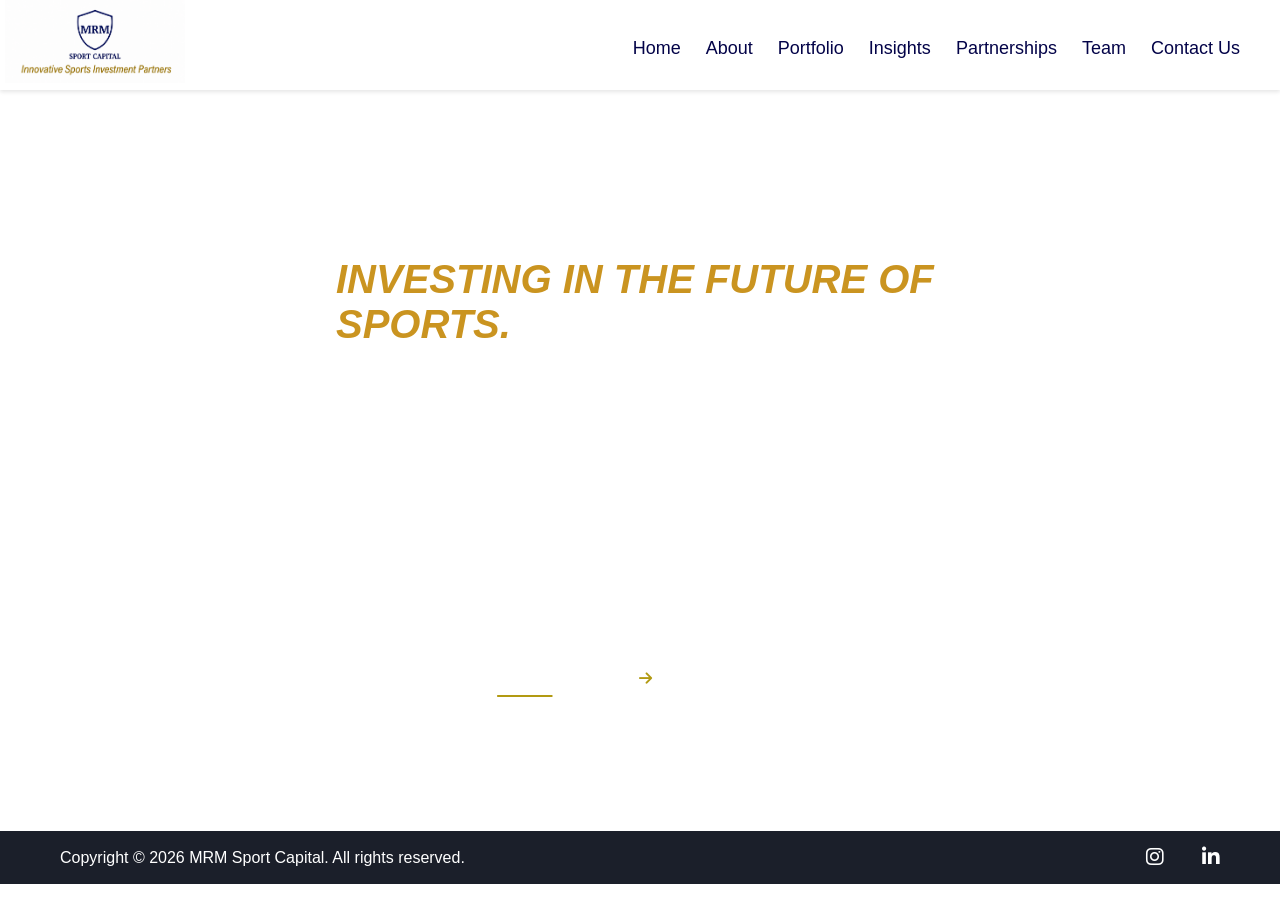
<file: index.html>
<!DOCTYPE html>
<html lang="en">
  <head>
    <meta charset="UTF-8" />
    <meta name="viewport" content="width=device-width, initial-scale=1.0" />
    <meta name="color-scheme" content="light">
    <title>MRM Sport Capital</title>
    <link rel="stylesheet" href="style.css" />
    <link
      rel="stylesheet"
      href="https://cdnjs.cloudflare.com/ajax/libs/font-awesome/6.0.0-beta3/css/all.min.css"
    />
  </head>
  <body>
    <div id="header">
      <div class="container">
        <nav>
          <img src="Images/LogoG.png" class="logo" />
          <ul id="sidemenu">
            <li><a href="index.html">Home</a></li>
            <li><a href="about.html">About</a></li>
            <li><a href="portfolio.html">Portfolio</a></li>
            <li><a href="insights.html">Insights</a></li>
            <li><a href="partnerships.html">Partnerships</a></li>
            <li><a href="team.html">Team</a></li>
            <li><a href="contact.html">Contact Us</a></li>
          
            <i class="fas fa-times" onclick="closemenu()"></i>
          </ul>
          <i class="fas fa-bars" onclick="openmenu()"></i>
        </nav>


         <div class="header-content">

      <div class="header-text">
        <p>INVESTING IN THE FUTURE OF SPORTS.</p>
      </div>
      <div class="header-summary">
        <p> MRM Sport Capital operates at the intersection of capital, innovation and sport, identifying and scaling opportunities across the sports ecosystem.
</p>
      </div>

      <a href="about.html" class="know-more">
    <span>KNOW MORE</span>
    <i class="fas fa-arrow-right"></i>
</a>
      <div class="hero-video">
        <video autoplay muted loop playsinline preload="auto">
          <source src="Images/PortfolioVideo.mp4" type="video/mp4">
        </video>
      </div>

      <script>
    const video = document.querySelector('.hero-video video');

    video.playbackRate = 0.5;
</script>

    </div>
      </div>
    </div>
    <!------------------about------------------>
    

    <!-- <div id="about">
      <div class="container">
        <div class="row">
          <div class="aboutCol1">
            <img src="Images/about.jpeg" />
          </div>
          <div class="aboutCol2">
            <h1 class="sub-title">About Us</h1>
            <p>
              At <b>TS Mjandana Trading Construction and Civil Works</b>, we are
              more than just builders—we are innovators dedicated to shaping the
              future of infrastructure. Established in 2004, we are a
              black-owned construction and civil works company specializing in
              <b
                >road construction, road painting, house plan design, town
                planning, and general civil works.</b
              >

              With nearly two decades of experience, we have successfully
              delivered high-quality projects for both
              <b>government departments</b> and <b> private sector clients</b>,
              earning a reputation for excellence, reliability, and innovation.
              Our team of skilled professionals is committed to
              <b>precision, efficiency, and sustainability</b>, ensuring that
              every project meets industry standards and exceeds client
              expectations. At <b>TS Mjandana Trading</b>, we don’t just build
              structures—we build trust, strong relationships, and thriving
              communities. Whether you need expert roadworks, architectural
              planning, or civil engineering solutions, we are here to turn your
              vision into reality. Let’s build the future together.
            </p>
          </div>
        </div>
      </div>
    </div> -->
    <!-- ------------portfolio-------------------- -->
    <!-- <div id="portfolio">
      <div class="container">
        <div class="aboutCol3">
          <h1 class="sub-title">Portfolio</h1>
          <p>
            At <b>TS Mjandana Trading Construction and Civil Works</b>, we offer
            a wide range of
            <b>construction and civil engineering solutions</b> tailored to meet
            the needs of government departments, private developers, and
            businesses. With expertise in
            <b
              >road construction, architectural planning, and general civil
              works</b
            >, we are committed to delivering durable, high-quality
            infrastructure projects.
            In addition, we import and supply <b>high-quality laser cutting machines</b> and provide 
            precision fabrication services with <b>sheets and tubes</b> for a variety of applications.
          </p>
        </div>
        <div id="click me">
          <div class="container">
            <div class = "click">
              <h1>Click Images for more info</h1>
            </div>
          </div>
          

        </div>
        <div class="project-list">
          <div class="projects">
            <img src="Images/Size.jpg" alt="Road Construction" />
            <div class="layer">
              <div class="aboutCol4">
                <h3>Road Construction & Painting</h3>
                <p>
                  We specialize in
                  <b
                    >roadwork construction, road maintenance, and road
                    painting</b
                  >
                  to enhance safety and efficiency. Our road painting services
                  include clear, durable pavement markings that comply with
                  regulatory standards.
                </p>
              </div>
            </div>
          </div>

          <div class="projects">
            <img src="Images/newSize.jpg" alt="House plan design" />
            <div class="layer">
              <div class="aboutCol4">
              <h3>House Plan Design & Town Planning</h3>
              <p>
                Our expert architects and planners provide
                <b>custom house designs and town planning services</b> to bring
                your vision to life. We ensure that every design meets safety
                standards and municipal regulations.
              </p>
            </div>
            </div>
          </div>

          <div class="projects">
            <img src="Images/Civil.jpg" alt="General Civil work" />
            <div class="layer">
              <div class="aboutCol4">
              <h3>General Civil Works</h3>
              <p>
                From small-scale projects to large infrastructure developments,
                we provide a variety of <b>civil engineering solutions</b> that
                support urban and rural development.
              </p>
            </div>
          </div>
        </div>
        <div class="projects">
          <img src="Images/machine.jpg" alt="adh machine" />
          <div class="layer">
            <div class="aboutCol4">
            <h3>ADH Machine Tools & Laser Cutting Solutions</h3>
            <p>
              We import and supply <b>high-quality laser cutting machines</b>, as well as cutting <b>sheets and tubes</b> for precision fabrication.
            </p>
               
          </div>
        </div>
      </div>
      </div>
    </div> -->
    <!-------------------------------contact-------------------------->
    <!-- <div id="contact">
      <div class="container">
        <div class="row">
          <div class="contact-left">
            <h1>Get In touch</h1>
            <p>
              Reach out to us for expert <b>construction</b> and <b>civil engineering</b> solutions. Let’s build the future together!
              
            </p>
            <p>
              <a href=""><i class="fa-solid fa-paper-plane"></i></a>
              <a href="mailto:info@tsmjandana.co.za">info@tsmjandana.co.za</a>
            </p>
            <p><a href=""><i class="fa-solid fa-phone"></i></a> +27</p>
          </div>
        </div>
      </div>
    </div> -->
    <!-- <div class="copyright">
      <p>
        Copyright <i class="fa-regular fa-copyright"></i> 2025 TS Mjandana
        Trading Construction and Civil Works
      </p>
    </div> -->


    <!-- FOOTER -->

<footer class="site-footer-home">
    <div class="footer-inner">

        <div class="footer-left">
            <span>Copyright © 2026 MRM Sport Capital. All rights reserved.</span>

        </div>

        <div class="footer-socials">

           <a href="#" aria-label="Instagram">
                <i class="fab fa-instagram"></i>
            </a>

            <a href="https://www.linkedin.com/company/mrm-sport-capital/home/" aria-label="LinkedIn">
                <i class="fab fa-linkedin-in"></i>
            </a>
        </div>

    </div>
</footer>

    <script>
      var tablinks = document.getElementsByClassName("tab-links");
      var tabcontents = document.getElementsByClassName("tab-contents");

      function opentab(tabname) {
        for (tablink of tablinks) {
          tablink.classList.remove("active-link");
        }
        for (tabcontent of tabcontents) {
          tabcontent.classList.remove("active-tab");
        }
        event.currentTarget.classList.add("active-link");
        document.getElementById(tabname).classList.add("active-tab");
      }
    </script>

    <script>
      var menu = document.getElementById("sidemenu");

      function openmenu() {
        menu.style.right = "0";
      }
      function closemenu() {
        menu.style.right = "-200px";
      }
    </script>
  </body>
</html>
</file>
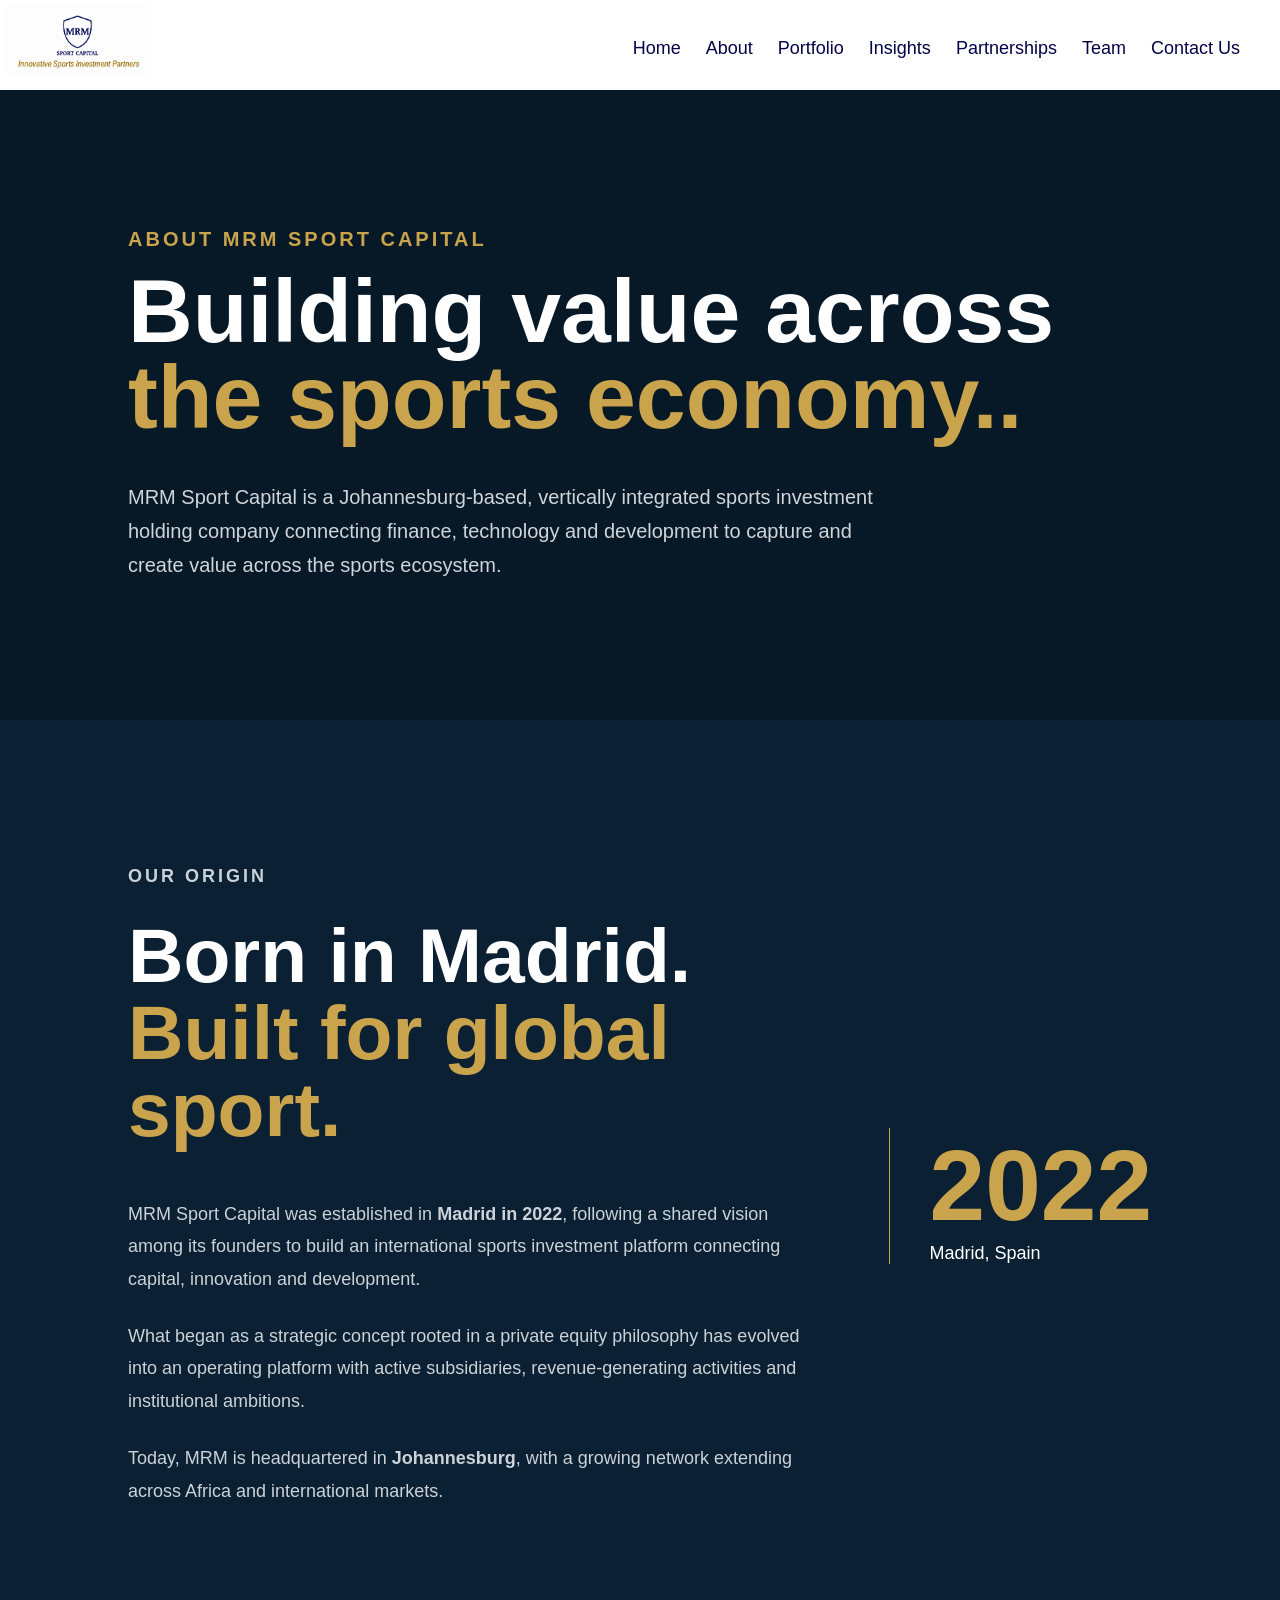
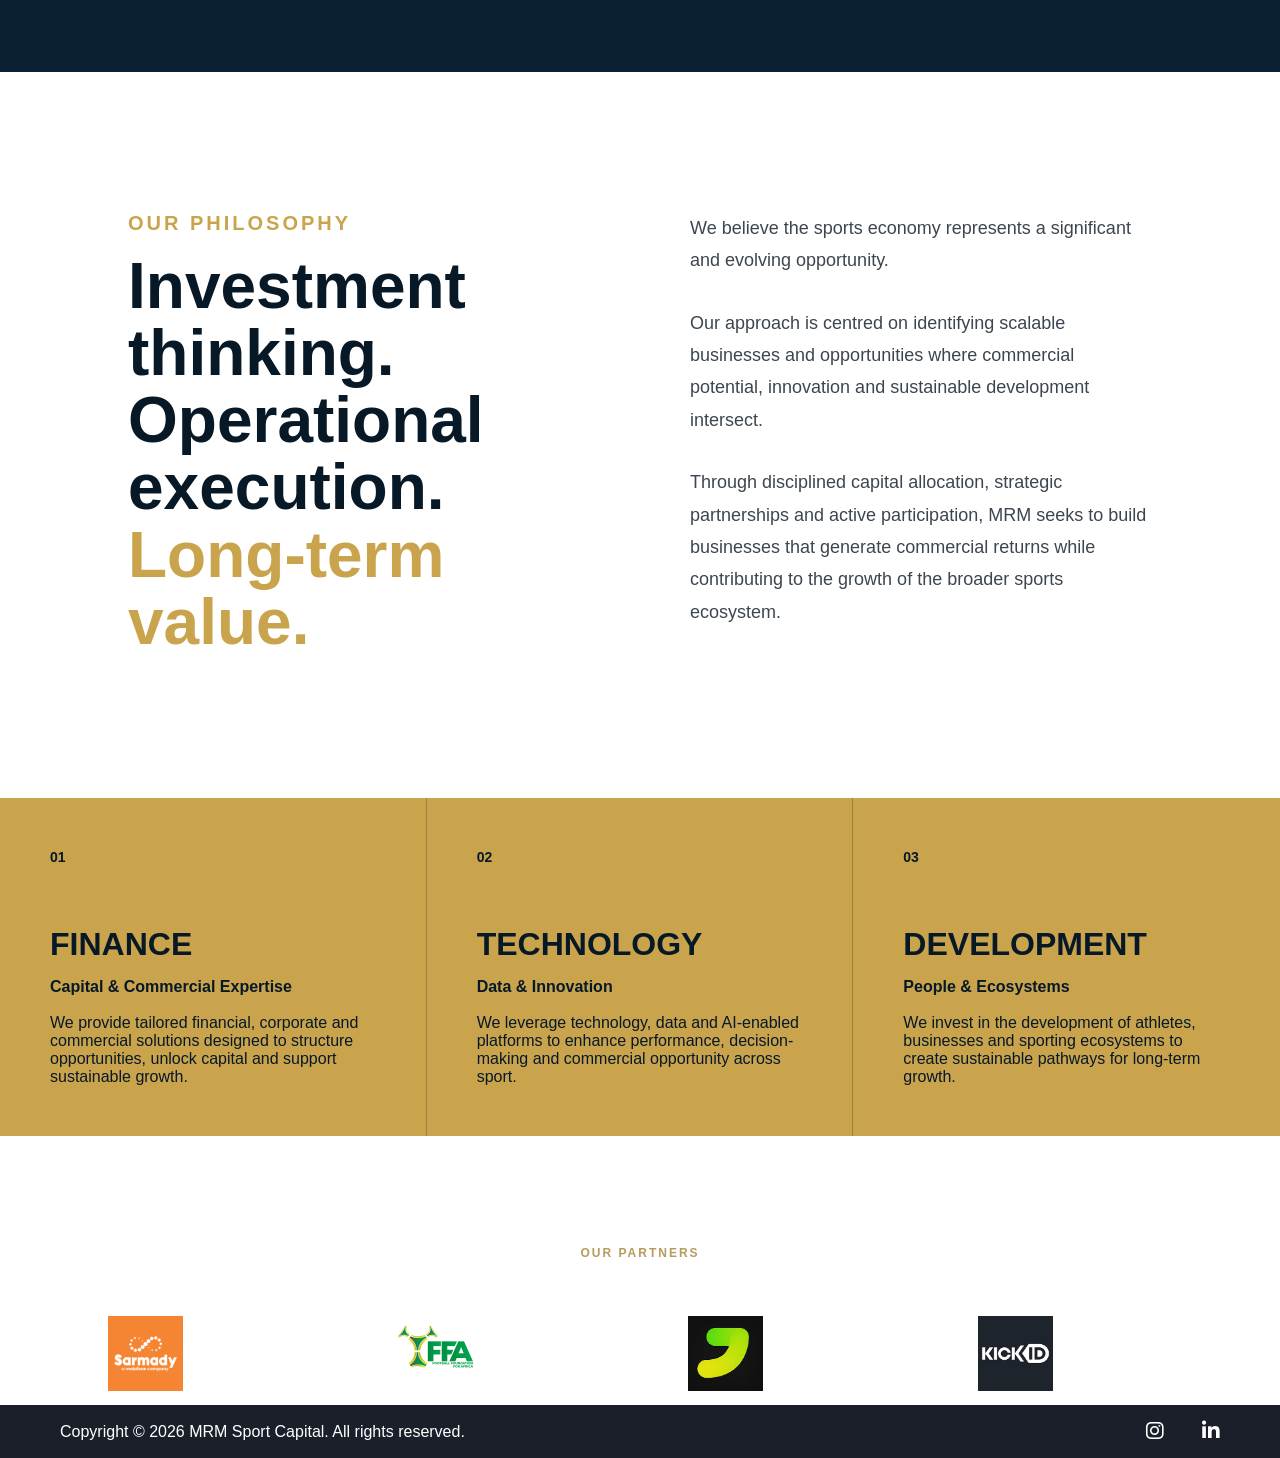
<file: about.html>
<!DOCTYPE html>
<html lang="en">
<head>
    <meta charset="UTF-8">
    <meta name="viewport" content="width=device-width, initial-scale=1.0">

    <title>Portfolio | MRM Sport Capital</title>

    <link rel="stylesheet" href="style.css">

    <link
        rel="stylesheet"
        href="https://cdnjs.cloudflare.com/ajax/libs/font-awesome/6.0.0-beta3/css/all.min.css"
    />
</head>

<body>

    <!-- NAVIGATION -->
    <div id="header">
        <div class="container">

            <nav>

                <a href="index.html">
                    <img src="Images/LogoG.png" class="logo">
                </a>

                <ul id="sidemenu">

                   <li><a href="index.html">Home</a></li>
            <li><a href="about.html">About</a></li>
            <li><a href="portfolio.html">Portfolio</a></li>
            <li><a href="insights.html">Insights</a></li>
            <li><a href="partnerships.html">Partnerships</a></li>
            <li><a href="team.html">Team</a></li>
            <li><a href="contact.html">Contact Us</a></li>

                    <i
                        class="fas fa-times"
                        onclick="closemenu()"
                    ></i>

                </ul>

                <i
                    class="fas fa-bars"
                    onclick="openmenu()"
                ></i>

            </nav>

        </div>
    </div>


    <!-- PORTFOLIO PAGE -->

    <main id="about">


        <!-- HERO -->

        <section class="about-hero">

  


    <!-- HERO CONTENT -->
    <div class="portfolio-hero-content">

        <p class="section-label">
            ABOUT MRM SPORT CAPITAL
        </p>

        <h1>
            Building value across
            <span>the sports economy..</span>
        </h1>

        <p class="portfolio-intro">
            MRM Sport Capital is a Johannesburg-based,
                    vertically integrated sports investment holding
                    company connecting finance, technology and
                    development to capture and create value across
                    the sports ecosystem.
        </p>

    </div>

</section>


        


        <section class="about-origin">

            <div class="origin-content">

                <p class="section-label">
                    OUR ORIGIN
                </p>

                <h2>
                    Born in Madrid.
                    <br>
                    <span>Built for global sport.</span>
                </h2>

                <p>
                    MRM Sport Capital was established in
                    <strong>Madrid in 2022</strong>, following a
                    shared vision among its founders to build an
                    international sports investment platform
                    connecting capital, innovation and development.
                </p>

                <p>
                    What began as a strategic concept rooted in a
                    private equity philosophy has evolved into an
                    operating platform with active subsidiaries,
                    revenue-generating activities and institutional
                    ambitions.
                </p>

                <p>
                    Today, MRM is headquartered in
                    <strong>Johannesburg</strong>, with a growing
                    network extending across Africa and international
                    markets.
                </p>

            </div>

            <div class="origin-year">

                <span>2022</span>

                <p>Madrid, Spain</p>

            </div>

        </section>


        <section class="about-philosophy">

            <div class="philosophy-heading">

                <p class="section-label">
                    OUR PHILOSOPHY
                </p>

                <h2>
                    Investment thinking.
                    <br>
                    Operational execution.
                    <br>
                    <span>Long-term value.</span>
                </h2>

            </div>

            <div class="philosophy-text">

                <p>
                    We believe the sports economy represents a
                    significant and evolving opportunity.
                </p>

                <p>
                    Our approach is centred on identifying scalable
                    businesses and opportunities where commercial
                    potential, innovation and sustainable development
                    intersect.
                </p>

                <p>
                    Through disciplined capital allocation, strategic
                    partnerships and active participation, MRM seeks
                    to build businesses that generate commercial
                    returns while contributing to the growth of the
                    broader sports ecosystem.
                </p>

            </div>

        </section>


        <section class="about-pillars">

            <div class="pillar">
                <span>01</span>
                <h3>FINANCE</h3>
                <h4>Capital & Commercial Expertise</h4>
                <br>
                <p>We provide tailored financial, corporate and commercial solutions designed to structure opportunities, unlock capital and support sustainable growth.</p>
            </div>

            <div class="pillar">
                <span>02</span>
                <h3>TECHNOLOGY</h3>
                <h4>Data & Innovation</h4>
                <br>
                <p>We leverage technology, data and AI-enabled platforms to enhance performance, decision-making and commercial opportunity across sport.</p>
            </div>

            <div class="pillar">
                <span>03</span>
                <h3>DEVELOPMENT</h3>
                <h4>People & Ecosystems</h4>
                <br>
                <p>We invest in the development of athletes, businesses and sporting ecosystems to create sustainable pathways for long-term growth.</p>
            </div>

        </section>

    </main>
        <!-- MOBILE MENU -->

    <script>

        function openmenu() {
            document.getElementById("sidemenu").style.right = "0";
        }

        function closemenu() {
            document.getElementById("sidemenu").style.right = "-200px";
        }


        /* PORTFOLIO FILTER */

        const filterButtons =
            document.querySelectorAll(".filter-btn");

        const portfolioCards =
            document.querySelectorAll(".portfolio-card");


        filterButtons.forEach(button => {

            button.addEventListener("click", () => {

                filterButtons.forEach(btn =>
                    btn.classList.remove("active")
                );

                button.classList.add("active");

                const filter =
                    button.getAttribute("data-filter");


                portfolioCards.forEach(card => {

                    const category =
                        card.getAttribute("data-category");


                    if (
                        filter === "all" ||
                        category === filter
                    ) {

                        card.style.display = "grid";

                        setTimeout(() => {
                            card.classList.add("show");
                        }, 10);

                    } else {

                        card.classList.remove("show");

                        setTimeout(() => {
                            card.style.display = "none";
                        }, 250);

                    }

                });

            });

        });

    </script>
    <!-- PARTNERSHIPS -->
<section class="partnerships-section">

    <div class="partnerships-heading">
        <span>OUR PARTNERS</span>
        
    </div>

    <div class="partnerships-slider">

        <div class="partnerships-track">

            <div class="partner-logo">
                <a href="https://www.sarmady.net/" target="_blank">
                    <img src="Images/SarmadyEgypt.jpg" alt="Sarmady">
                </a>
            </div>

            <div class="partner-logo">
                <a href="https://footballfoundationforafrica.org/" target="_blank">
                    <img src="Images/FFA.png" alt="Football Foundation for Africa">
                </a>
            </div>

            <div class="partner-logo">
                <a href="https://skoleom.com/en" target="_blank">
                    <img src="Images/Skoleum.jpg" alt="Skoleum">
                </a>
            </div>

             <div class="partner-logo">
                <a href="https://www.kickid.com/" target="_blank">
                    <img src="Images/KickIDSA.webp" alt="Kick ID South Africa">
                </a>
            </div>

            <div class="partner-logo">
                <a href="https://www.rialedwabafoundation.org/" target="_blank">
                    <img src="Images/RialedwabaFoundation.png" alt="Ria Ledwaba Foundation">
                </a>
            </div>


            <!-- Duplicate for seamless animation -->
            <div class="partner-logo">
                <a href="https://www.sarmady.net/" target="_blank">
                    <img src="Images/SarmadyEgypt.jpg" alt="Sarmady">
                </a>
            </div>

            <div class="partner-logo">
                <a href="https://footballfoundationforafrica.org/" target="_blank">
                    <img src="Images/FFA.png" alt="Football Foundation for Africa">
                </a>
            </div>

            <div class="partner-logo">
                <a href="https://skoleom.com/en" target="_blank">
                    <img src="Images/Skoleum.jpg" alt="Skoleum">
                </a>
            </div>

            <div class="partner-logo">
                <a href="https://www.kickid.com/" target="_blank">
                    <img src="Images/KickIDSA.webp" alt="Kick ID South Africa">
                </a>
            </div>

            <div class="partner-logo">
                <a href="https://www.rialedwabafoundation.org/" target="_blank">
                    <img src="Images/RialedwabaFoundation.png" alt="Ria Ledwaba Foundation">
                </a>
            </div>


        </div>

    </div>

</section>

    <footer class="site-footer">
    <div class="footer-inner">

        <div class="footer-left">
            <span>Copyright © 2026 MRM Sport Capital. All rights reserved.</span>

        </div>

        <div class="footer-socials">

           <a href="#" aria-label="Instagram">
                <i class="fab fa-instagram"></i>
            </a>

            <a href="https://www.linkedin.com/company/mrm-sport-capital/home/" aria-label="LinkedIn">
                <i class="fab fa-linkedin-in"></i>
            </a>
        </div>

    </div>
</footer>


    <script>
        function openmenu() {
            document.getElementById("sidemenu").style.right = "0";
        }

        function closemenu() {
            document.getElementById("sidemenu").style.right = "-200px";
        }
    </script>

</body>
</html>
</file>
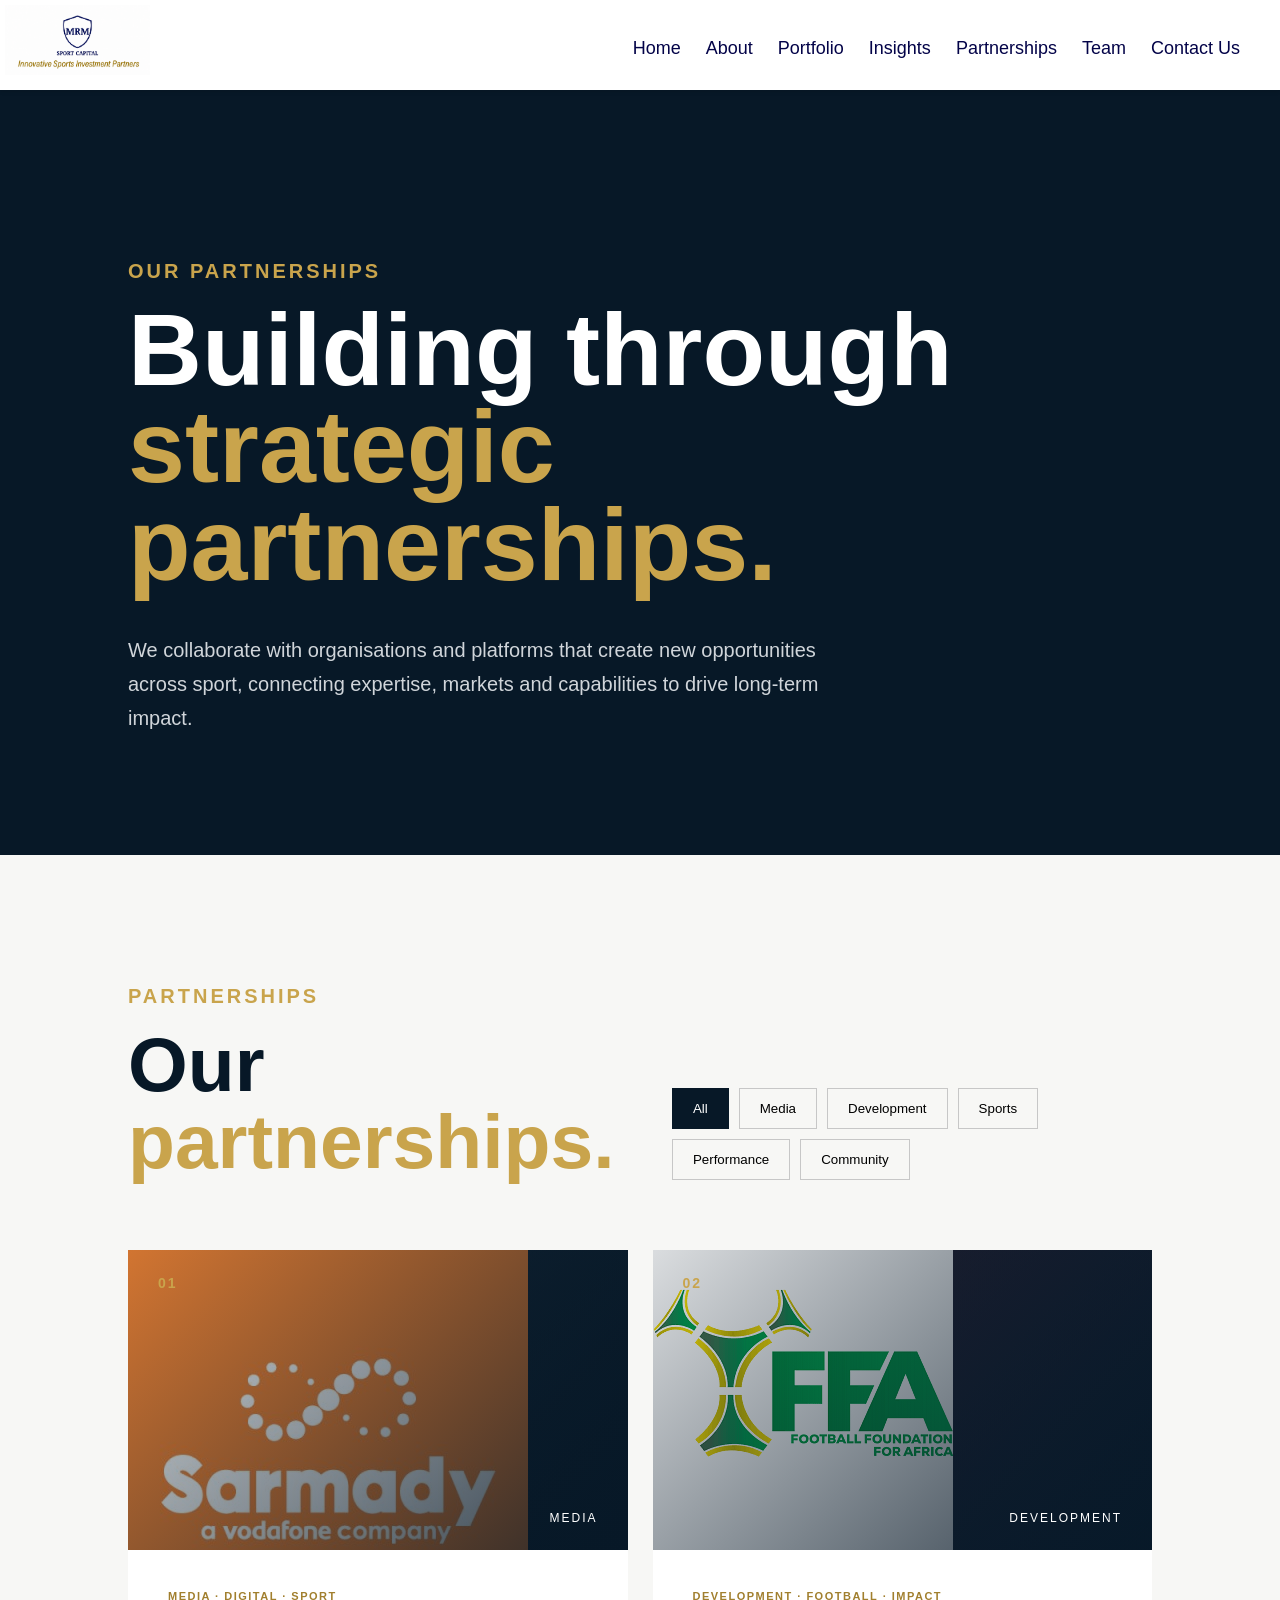
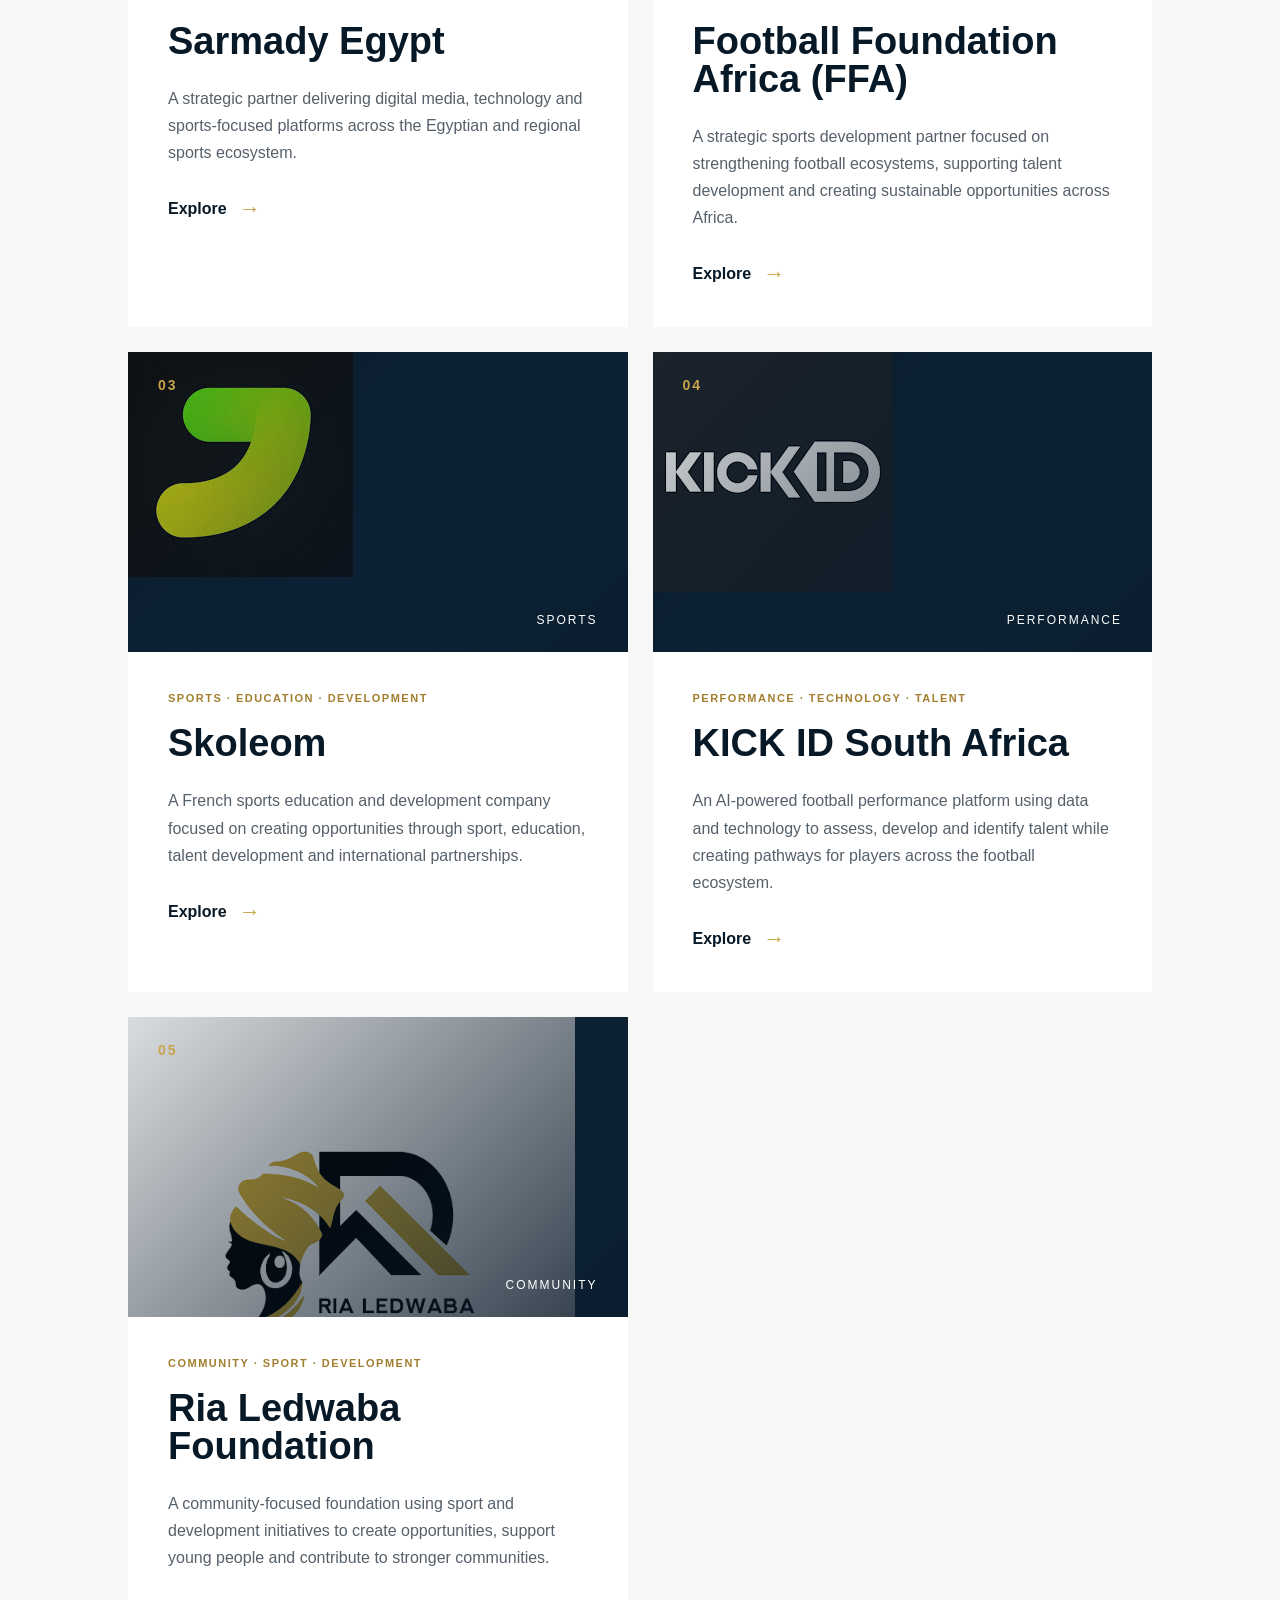
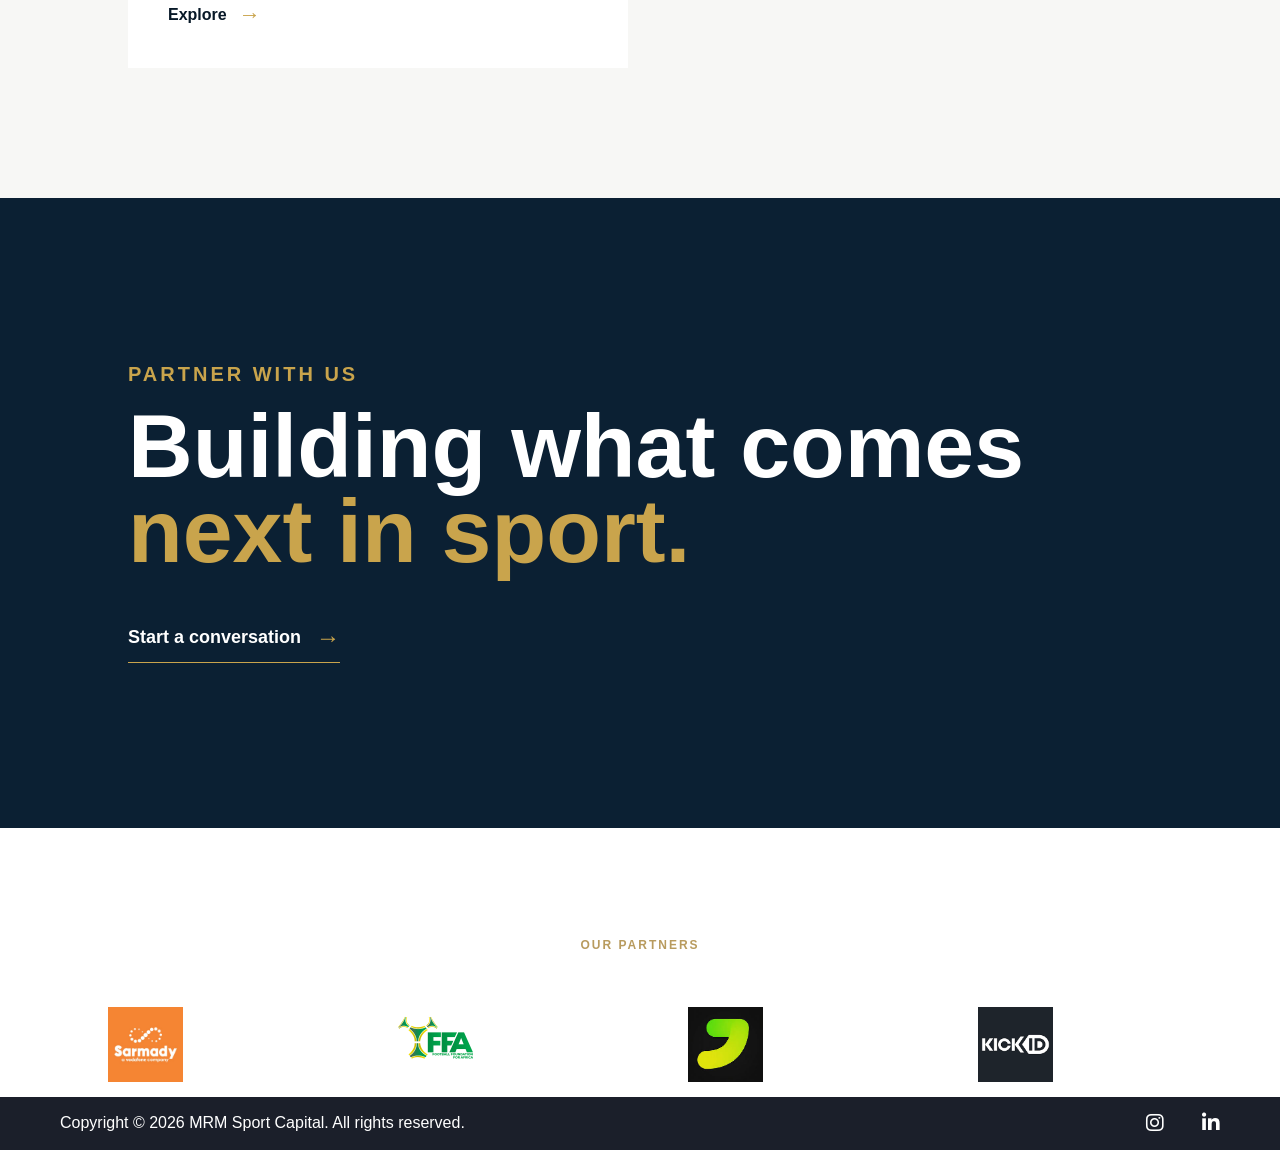
<file: partnerships.html>
<!DOCTYPE html>
<html lang="en">
<head>
    <meta charset="UTF-8">
    <meta name="viewport" content="width=device-width, initial-scale=1.0">

    <title>Portfolio | MRM Sport Capital</title>

    <link rel="stylesheet" href="style.css">

    <link
        rel="stylesheet"
        href="https://cdnjs.cloudflare.com/ajax/libs/font-awesome/6.0.0-beta3/css/all.min.css"
    />
</head>

<body>

    <!-- NAVIGATION -->
    <div id="header">
        <div class="container">

            <nav>

                <a href="index.html">
                    <img src="Images/LogoG.png" class="logo">
                </a>

                <ul id="sidemenu">

                   <li><a href="index.html">Home</a></li>
            <li><a href="about.html">About</a></li>
            <li><a href="portfolio.html">Portfolio</a></li>
            <li><a href="insights.html">Insights</a></li>
            <li><a href="partnerships.html">Partnerships</a></li>
            <li><a href="team.html">Team</a></li>
            <li><a href="contact.html">Contact Us</a></li>

                    <i
                        class="fas fa-times"
                        onclick="closemenu()"
                    ></i>

                </ul>

                <i
                    class="fas fa-bars"
                    onclick="openmenu()"
                ></i>

            </nav>

        </div>
    </div>


    <!-- PORTFOLIO PAGE -->

    <main id="portfolio-page">


        <!-- HERO -->

        <section class="portfolio-hero">

    <!-- BACKGROUND VIDEO -->
    <video
        class="portfolio-hero-video"
        autoplay
        muted
        loop
        playsinline
    >
        <source
            src="Images/Partner.mp4"
            type="video/mp4"
        >
    </video>

    <!-- VIDEO OVERLAY -->
    <div class="portfolio-video-overlay"></div>


    <!-- HERO CONTENT -->
    <div class="portfolio-hero-content">

        <p class="section-label">
            OUR PARTNERSHIPS
        </p>

        <h1>
            Building through
            <span>strategic partnerships.</span>
        </h1>

        <p class="portfolio-intro">
            We collaborate with organisations and platforms that create new opportunities across sport,
            connecting expertise, markets and capabilities to drive long-term impact.
        </p>

    </div>

</section>


        

        <!-- FILTER -->

        <section class="portfolio-section">

            <div class="portfolio-header">

                <div>

                    <p class="section-label">
                        PARTNERSHIPS
                    </p>

                    <h2>
                        Our <span> partnerships.</span>
                    </h2>

                </div>

                <div class="portfolio-filter">

                    <button
                        class="filter-btn active"
                        data-filter="all"
                    >
                        All
                    </button>

                    <button
                        class="filter-btn"
                        data-filter="media"
                    >
                        Media
                    </button>

                    <button
                        class="filter-btn"
                        data-filter="development"
                    >
                        Development
                    </button>

                    <button
                        class="filter-btn"
                        data-filter="sports"
                    >
                        Sports
                    </button>

                    <button
                        class="filter-btn"
                        data-filter="performance"
                    >
                        Performance
                    </button>

                    <button
                        class="filter-btn"
                        data-filter="community"
                    >
                        Community
                    </button>

                </div>

            </div>


            <!-- PORTFOLIO GRID -->

            <div class="portfolio-grid">

                <!-- Sarmady Egypt -->

                <article
                    class="portfolio-card"
                    data-category="media"
                >

                    <div class="portfolio-card-image advisory">
                          <img src="Images/SarmadyEgypt.jpg"
                 alt="MRM Advisory">

                        <span class="portfolio-number">
                            01
                        </span>

                        <span class="portfolio-status">
                            MEDIA
                        </span>

                    </div>

                    <div class="portfolio-card-content">

                        <p class="portfolio-category">
                            MEDIA · DIGITAL · SPORT
                        </p>

                        <h3>
                            Sarmady Egypt
                        </h3>

                        <p>
                            A strategic partner delivering digital media, technology and sports-focused
                            platforms across the Egyptian and regional sports ecosystem.
                        </p>

                        <a
                            href="https://www.sarmady.net/"
                            class="portfolio-link"
                        >
                            Explore
                            <span>→</span>
                        </a>

                    </div>

                </article>

                <!-- Football Foundation Africa (FFA) -->

                <article
                    class="portfolio-card"
                    data-category="development"
                >

                    <div class="portfolio-card-image athena">
                         <img src="Images/FFA.png"
                 alt="Athena Sports Management">

                        <span class="portfolio-number">
                            02
                        </span>

                        <span class="portfolio-status">
                            DEVELOPMENT
                        </span>

                    </div>

                    <div class="portfolio-card-content">

                        <p class="portfolio-category">
                            DEVELOPMENT · FOOTBALL · IMPACT
                        </p>

                        <h3>
                            Football Foundation Africa (FFA)
                        </h3>

                        <p>
                            A strategic sports development partner focused on strengthening football ecosystems,
                            supporting talent development and creating sustainable opportunities across Africa.
                        </p>

                        <a
                            href="https://footballfoundationforafrica.org/"
                            class="portfolio-link"
                        >
                            Explore
                            <span>→</span>
                        </a>

                    </div>

                </article>


                <!-- Skoleum -->

                <article
                    class="portfolio-card"
                    data-category="sports"
                >

                    <div class="portfolio-card-image kick-id">
                         <img src="Images/Skoleum.jpg" alt="Kick ID South Africa">

                        <span class="portfolio-number">
                            03
                        </span>

                        <span class="portfolio-status">
                            SPORTS
                        </span>

                    </div>

                    <div class="portfolio-card-content">

                        <p class="portfolio-category">
                            SPORTS · EDUCATION · DEVELOPMENT
                        </p>

                        <h3>
                           Skoleom
                        </h3>

                        <p>
                            A French sports education and development company focused on creating opportunities 
                            through sport, education, talent development and international partnerships.
                        </p>

                        <a
                            href=" https://skoleom.com/en"
                            class="portfolio-link"
                        >
                            Explore
                            <span>→</span>
                        </a>

                    </div>

                </article>

                <!-- KICK ID -->

                <article
                    class="portfolio-card"
                    data-category="performance"
                >

                    <div class="portfolio-card-image kick-id">
                         <img src="Images/KickIDSA.webp" alt="Kick ID South Africa">

                        <span class="portfolio-number">
                            04
                        </span>

                        <span class="portfolio-status">
                            PERFORMANCE
                        </span>

                    </div>

                    <div class="portfolio-card-content">

                        <p class="portfolio-category">
                            PERFORMANCE · TECHNOLOGY · TALENT
                        </p>

                        <h3>
                           KICK ID South Africa
                        </h3>

                        <p>
                            An AI-powered football performance platform using data and technology to assess, 
                            develop and identify talent while creating pathways for players across the football ecosystem.
                        </p>

                        <a
                            href=" https://www.kickid.com/"
                            class="portfolio-link"
                        >
                            Explore
                            <span>→</span>
                        </a>

                    </div>

                </article>

                 <!-- Ria Ledwaba Foundation -->

                <article
                    class="portfolio-card"
                    data-category="community"
                >

                    <div class="portfolio-card-image kick-id">
                         <img src="Images/RialedwabaFoundation.png" alt="Kick ID South Africa">

                        <span class="portfolio-number">
                            05
                        </span>

                        <span class="portfolio-status">
                            COMMUNITY
                        </span>

                    </div>

                    <div class="portfolio-card-content">

                        <p class="portfolio-category">
                            COMMUNITY · SPORT · DEVELOPMENT
                        </p>

                        <h3>
                           Ria Ledwaba Foundation
                        </h3>

                        <p>
                            A community-focused foundation using sport and development initiatives to 
                            create opportunities, support young people and contribute to stronger communities.
                        </p>

                        <a
                            href="https://www.rialedwabafoundation.org/"
                            class="portfolio-link"
                        >
                            Explore
                            <span>→</span>
                        </a>

                    </div>

                </article>

            </div>

        </section>


        <!-- CTA -->

        <section class="portfolio-cta">

            <div>

                <p class="section-label">
                    PARTNER WITH US
                </p>

                <h2>
                    Building what comes
                    <span>next in sport.</span>
                </h2>

                <a
                    href="contact.html"
                    class="portfolio-cta-button"
                >
                    Start a conversation
                    <span>→</span>
                </a>

            </div>

        </section>


    </main>


    <!-- MOBILE MENU -->

    <script>

        function openmenu() {
            document.getElementById("sidemenu").style.right = "0";
        }

        function closemenu() {
            document.getElementById("sidemenu").style.right = "-200px";
        }


        /* PORTFOLIO FILTER */

        const filterButtons =
            document.querySelectorAll(".filter-btn");

        const portfolioCards =
            document.querySelectorAll(".portfolio-card");


        filterButtons.forEach(button => {

            button.addEventListener("click", () => {

                filterButtons.forEach(btn =>
                    btn.classList.remove("active")
                );

                button.classList.add("active");

                const filter =
                    button.getAttribute("data-filter");


                portfolioCards.forEach(card => {

                    const category =
                        card.getAttribute("data-category");


                    if (
                        filter === "all" ||
                        category === filter
                    ) {

                        card.style.display = "grid";

                        setTimeout(() => {
                            card.classList.add("show");
                        }, 10);

                    } else {

                        card.classList.remove("show");

                        setTimeout(() => {
                            card.style.display = "none";
                        }, 250);

                    }

                });

            });

        });

    </script>

 <!-- PARTNERSHIPS -->
<section class="partnerships-section">

    <div class="partnerships-heading">
        <span>OUR PARTNERS</span>
        
    </div>

    <div class="partnerships-slider">

        <div class="partnerships-track">

            <div class="partner-logo">
                <a href="https://www.sarmady.net/" target="_blank">
                    <img src="Images/SarmadyEgypt.jpg" alt="Sarmady">
                </a>
            </div>

            <div class="partner-logo">
                <a href="https://footballfoundationforafrica.org/" target="_blank">
                    <img src="Images/FFA.png" alt="Football Foundation for Africa">
                </a>
            </div>

            <div class="partner-logo">
                <a href="https://skoleom.com/en" target="_blank">
                    <img src="Images/Skoleum.jpg" alt="Skoleum">
                </a>
            </div>

             <div class="partner-logo">
                <a href="https://www.kickid.com/" target="_blank">
                    <img src="Images/KickIDSA.webp" alt="Kick ID South Africa">
                </a>
            </div>

            <div class="partner-logo">
                <a href="https://www.rialedwabafoundation.org/" target="_blank">
                    <img src="Images/RialedwabaFoundation.png" alt="Ria Ledwaba Foundation">
                </a>
            </div>


            <!-- Duplicate for seamless animation -->
            <div class="partner-logo">
                <a href="https://www.sarmady.net/" target="_blank">
                    <img src="Images/SarmadyEgypt.jpg" alt="Sarmady">
                </a>
            </div>

            <div class="partner-logo">
                <a href="https://footballfoundationforafrica.org/" target="_blank">
                    <img src="Images/FFA.png" alt="Football Foundation for Africa">
                </a>
            </div>

            <div class="partner-logo">
                <a href="https://skoleom.com/en" target="_blank">
                    <img src="Images/Skoleum.jpg" alt="Skoleum">
                </a>
            </div>

            <div class="partner-logo">
                <a href="https://www.kickid.com/" target="_blank">
                    <img src="Images/KickIDSA.webp" alt="Kick ID South Africa">
                </a>
            </div>

            <div class="partner-logo">
                <a href="https://www.rialedwabafoundation.org/" target="_blank">
                    <img src="Images/RialedwabaFoundation.png" alt="Ria Ledwaba Foundation">
                </a>
            </div>


        </div>

    </div>

</section>

    <footer class="site-footer">
    <div class="footer-inner">

        <div class="footer-left">
            <span>Copyright © 2026 MRM Sport Capital. All rights reserved.</span>

        </div>

        <div class="footer-socials">

           <a href="#" aria-label="Instagram">
                <i class="fab fa-instagram"></i>
            </a>

            <a href="https://www.linkedin.com/company/mrm-sport-capital/home/" aria-label="LinkedIn">
                <i class="fab fa-linkedin-in"></i>
            </a>
        </div>

    </div>
</footer> 

    

</body>
</html>
</file>
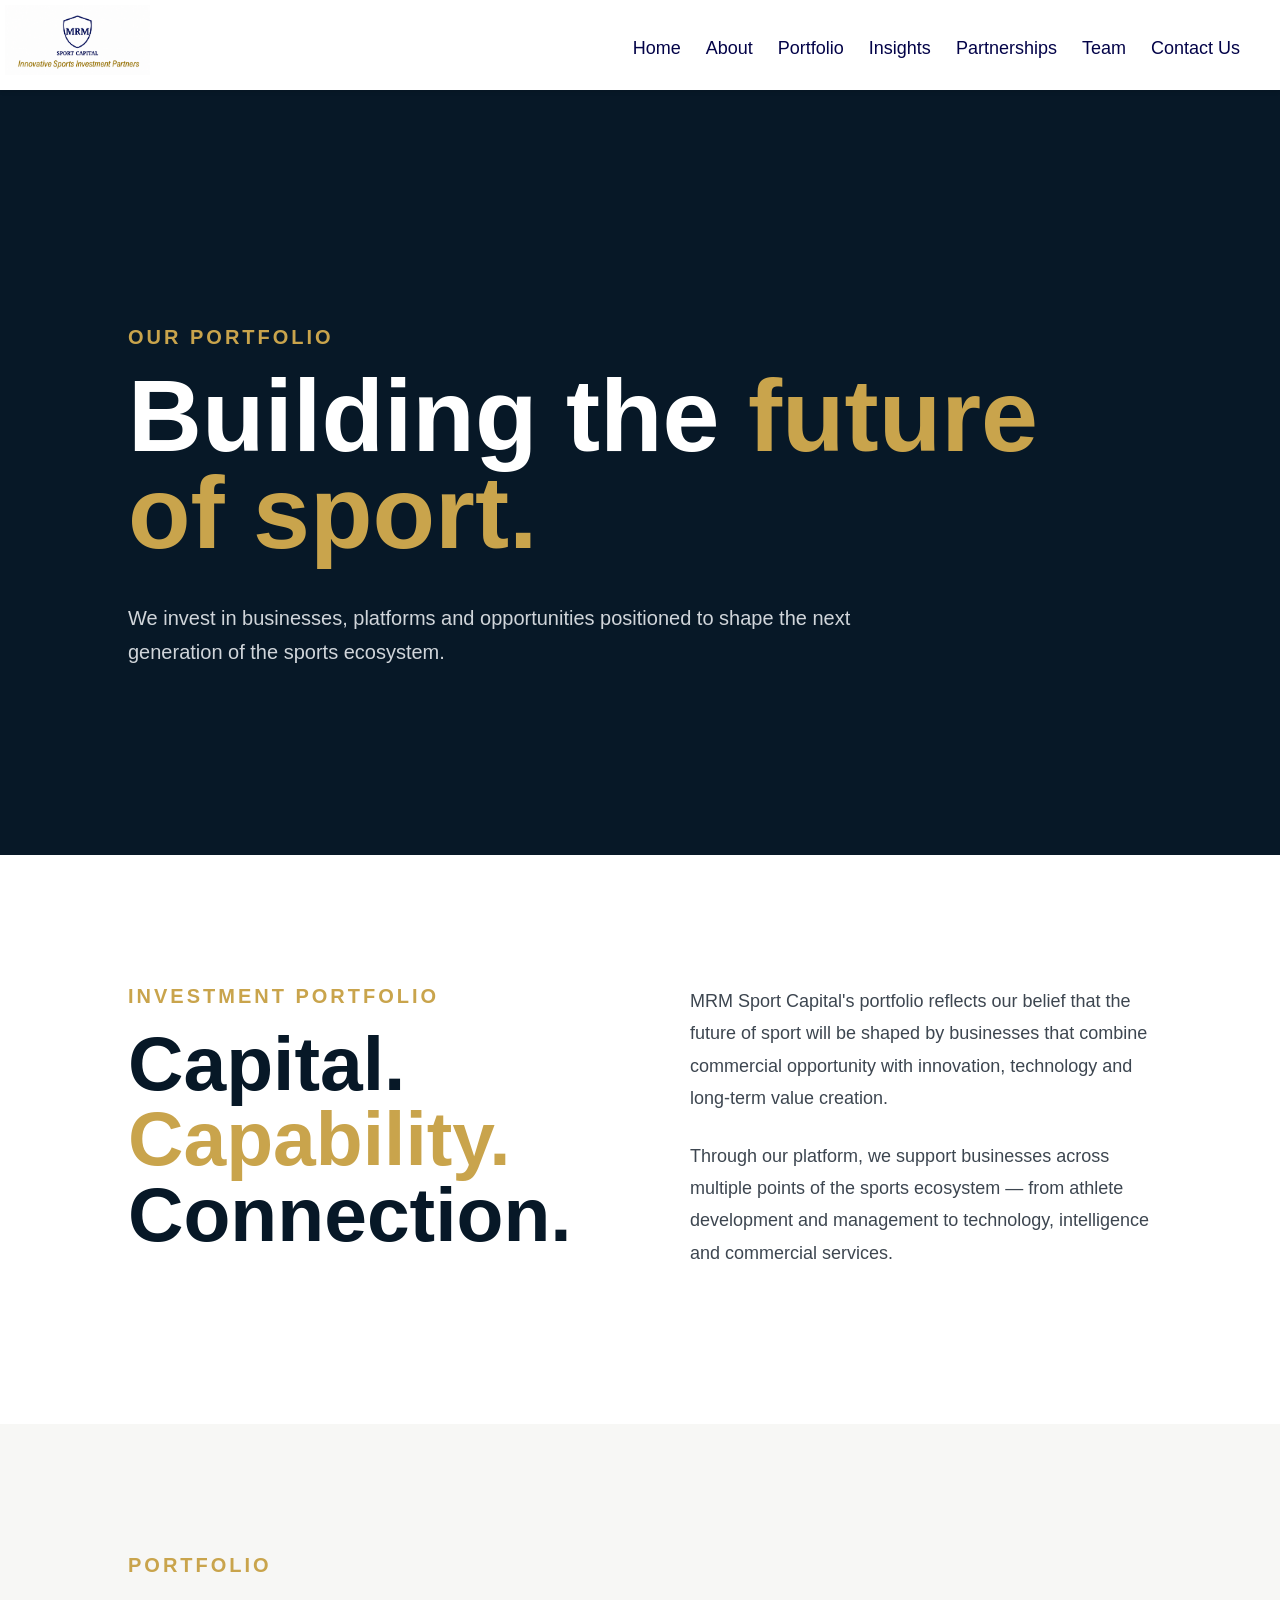
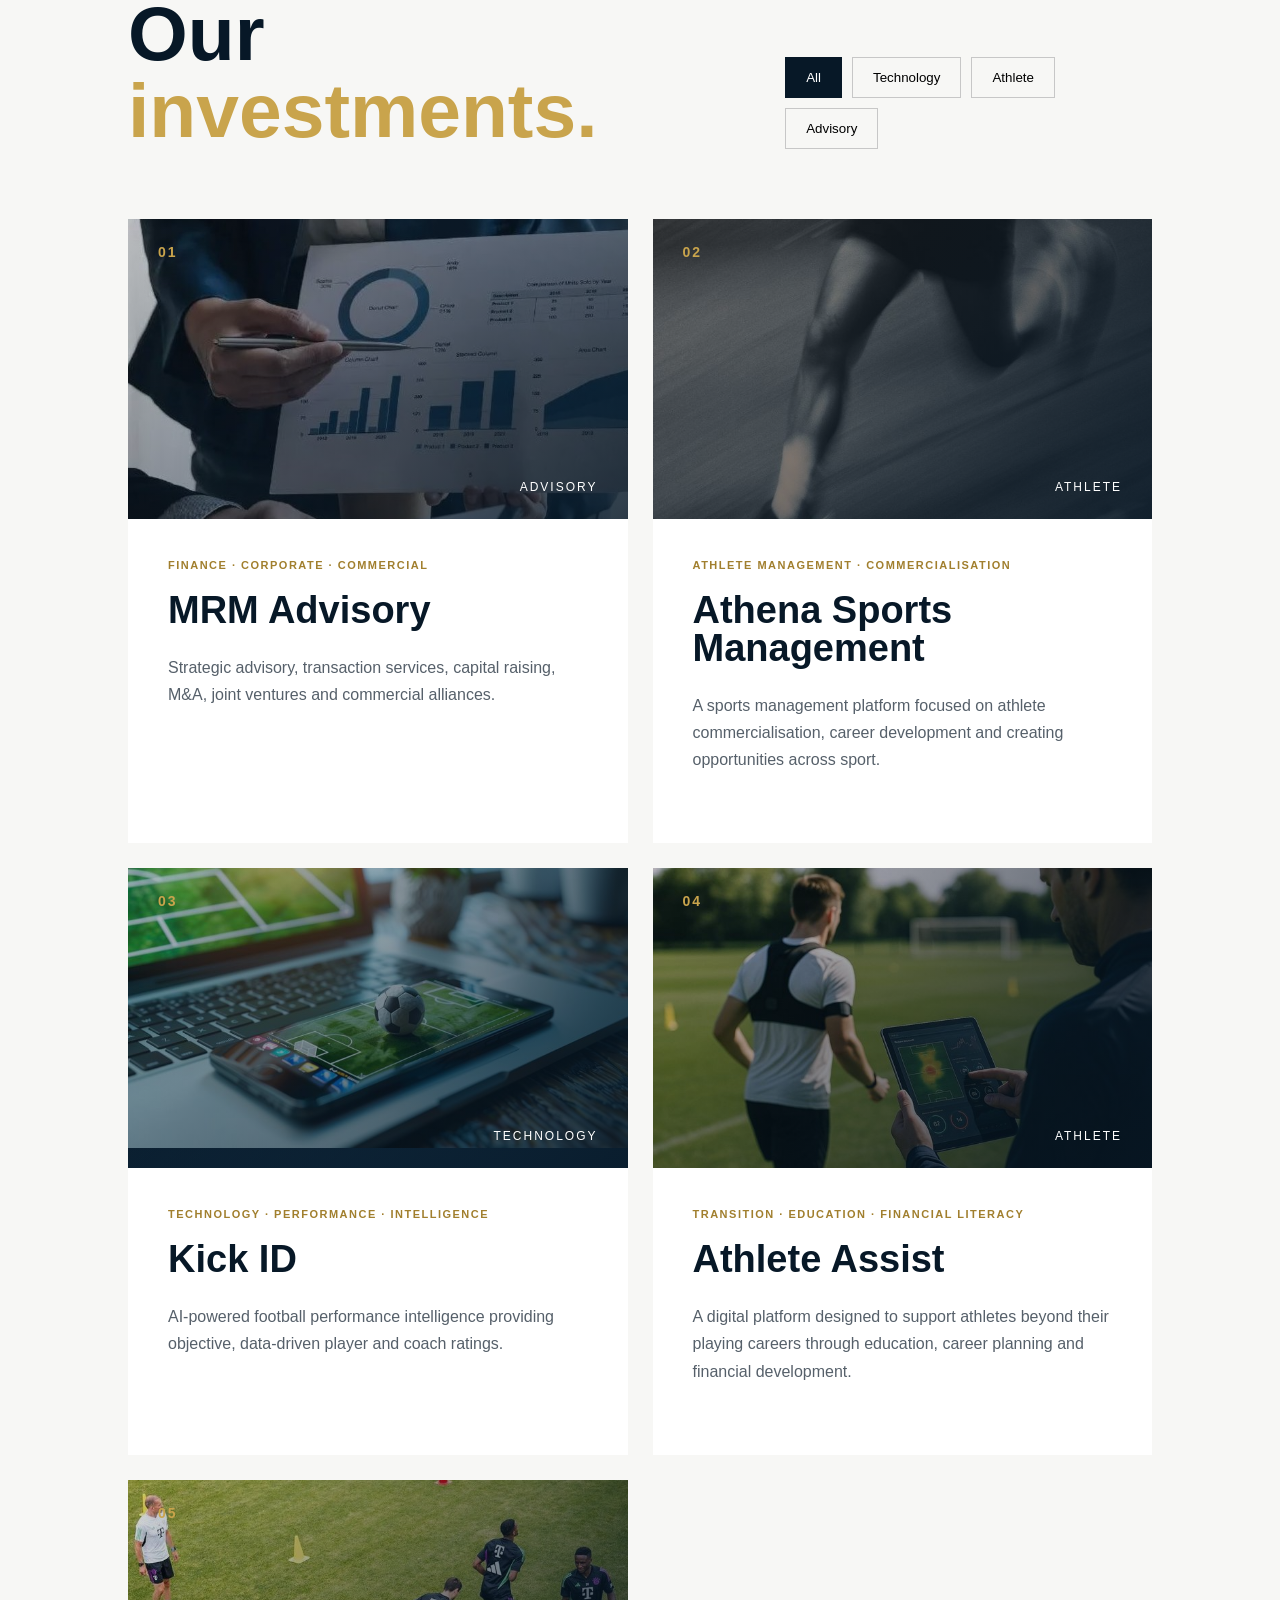
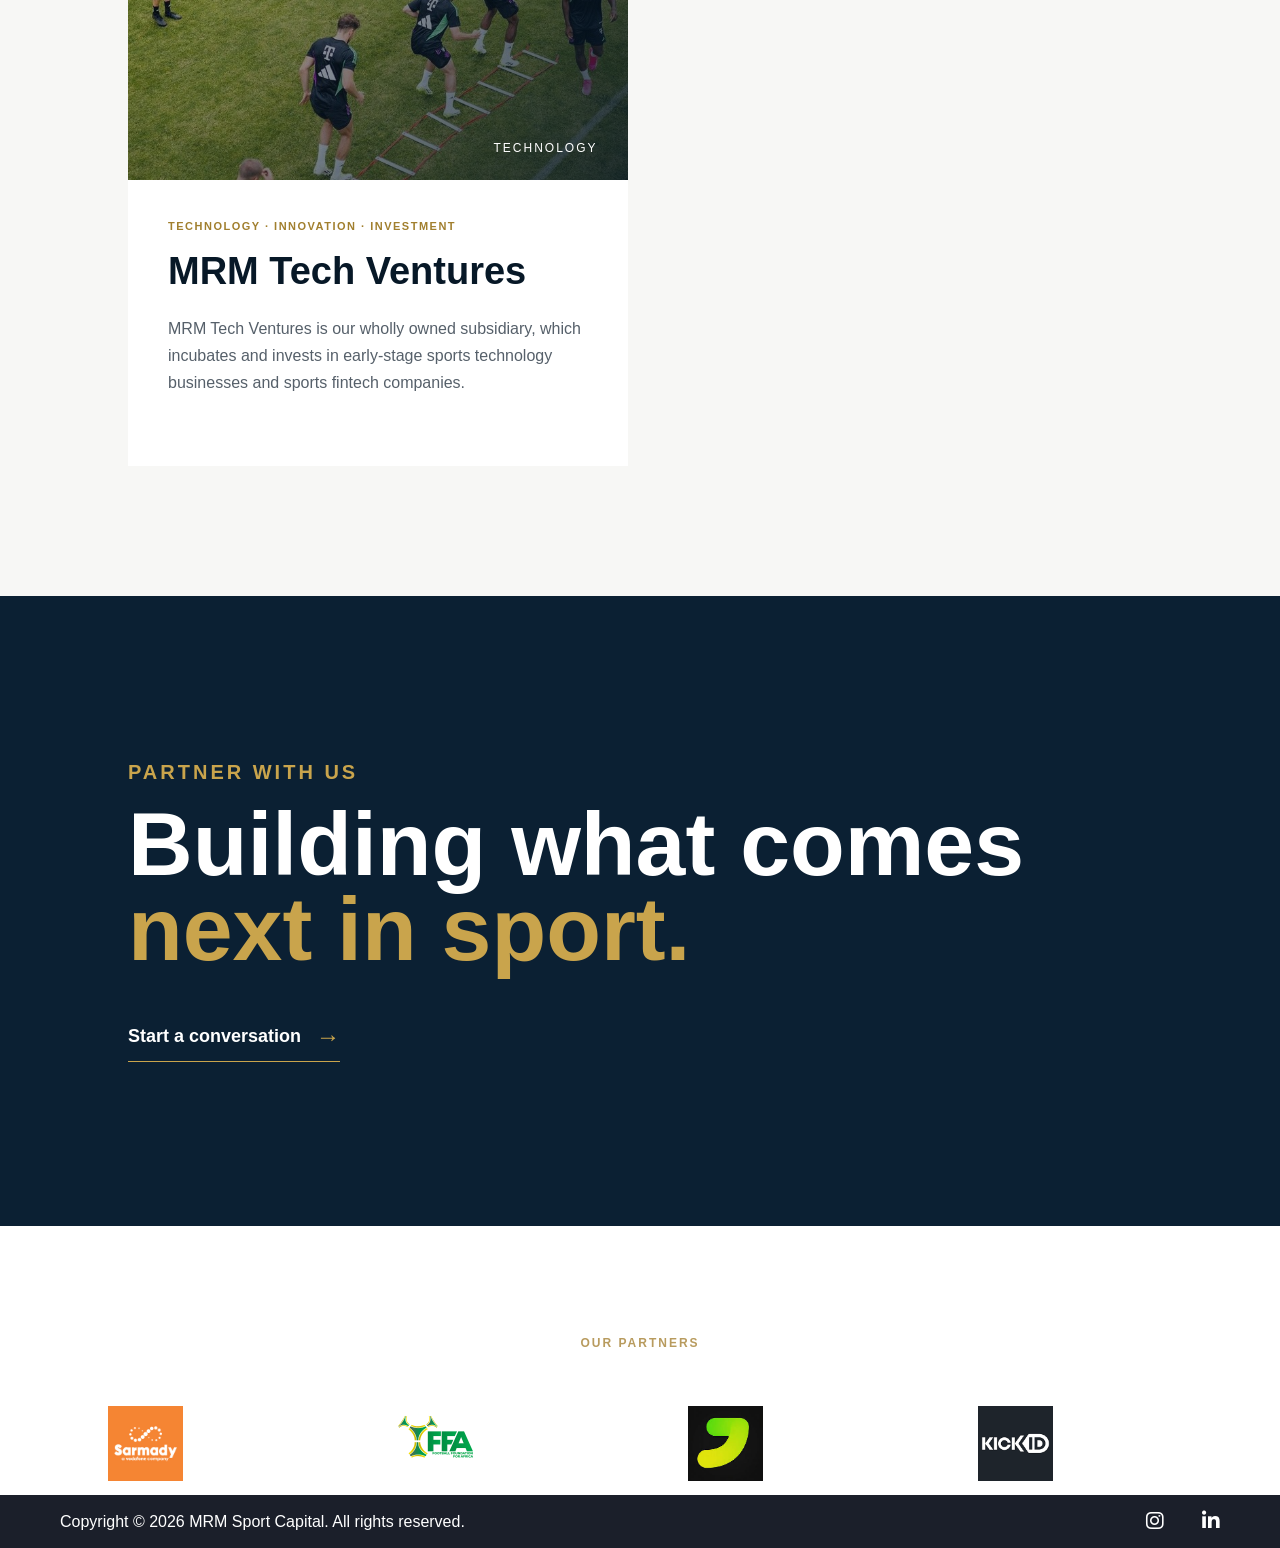
<file: portfolio.html>
<!DOCTYPE html>
<html lang="en">
<head>
    <meta charset="UTF-8">
    <meta name="viewport" content="width=device-width, initial-scale=1.0">

    <title>Portfolio | MRM Sport Capital</title>

    <link rel="stylesheet" href="style.css">

    <link
        rel="stylesheet"
        href="https://cdnjs.cloudflare.com/ajax/libs/font-awesome/6.0.0-beta3/css/all.min.css"
    />
</head>

<body>

    <!-- NAVIGATION -->
    <div id="header">
        <div class="container">

            <nav>

                <a href="index.html">
                    <img src="Images/LogoG.png" class="logo">
                </a>

                <ul id="sidemenu">

                   <li><a href="index.html">Home</a></li>
            <li><a href="about.html">About</a></li>
            <li><a href="portfolio.html">Portfolio</a></li>
            <li><a href="insights.html">Insights</a></li>
            <li><a href="partnerships.html">Partnerships</a></li>
            <li><a href="team.html">Team</a></li>
            <li><a href="contact.html">Contact Us</a></li>

                    <i
                        class="fas fa-times"
                        onclick="closemenu()"
                    ></i>

                </ul>

                <i
                    class="fas fa-bars"
                    onclick="openmenu()"
                ></i>

            </nav>

        </div>
    </div>


    <!-- PORTFOLIO PAGE -->

    <main id="portfolio-page">


        <!-- HERO -->

        <section class="portfolio-hero">

    <!-- BACKGROUND VIDEO -->
    <video
        class="portfolio-hero-video"
        autoplay
        muted
        loop
        playsinline
    >
        <source
            src="Images/PortfolioVideo.mp4"
            type="video/mp4"
        >
    </video>

    <!-- VIDEO OVERLAY -->
    <div class="portfolio-video-overlay"></div>


    <!-- HERO CONTENT -->
    <div class="portfolio-hero-content">

        <p class="section-label">
            OUR PORTFOLIO
        </p>

        <h1>
            Building the
            <span>future of sport.</span>
        </h1>

        <p class="portfolio-intro">
            We invest in businesses, platforms and opportunities
            positioned to shape the next generation of the sports
            ecosystem.
        </p>

    </div>

</section>


        <!-- PORTFOLIO INTRO -->

        <section class="portfolio-introduction">

            <div class="portfolio-intro-heading">

                <p class="section-label">
                    INVESTMENT PORTFOLIO
                </p>

                <h2>
                    Capital.
                    <span>Capability.</span>
                    Connection.
                </h2>

            </div>

            <div class="portfolio-intro-text">

                <p>
                    MRM Sport Capital's portfolio reflects our belief that
                    the future of sport will be shaped by businesses that
                    combine commercial opportunity with innovation,
                    technology and long-term value creation.
                </p>

                <p>
                    Through our platform, we support businesses across
                    multiple points of the sports ecosystem — from athlete
                    development and management to technology, intelligence
                    and commercial services.
                </p>

            </div>

        </section>


        <!-- FILTER -->

        <section class="portfolio-section">

            <div class="portfolio-header">

                <div>

                    <p class="section-label">
                        PORTFOLIO
                    </p>

                    <h2>
                        Our <span>investments.</span>
                    </h2>

                </div>

                <div class="portfolio-filter">

                    <button
                        class="filter-btn active"
                        data-filter="all"
                    >
                        All
                    </button>

                    <button
                        class="filter-btn"
                        data-filter="technology"
                    >
                        Technology
                    </button>

                    <button
                        class="filter-btn"
                        data-filter="athlete"
                    >
                        Athlete
                    </button>

                    <button
                        class="filter-btn"
                        data-filter="advisory"
                    >
                        Advisory
                    </button>

                </div>

            </div>


            <!-- PORTFOLIO GRID -->

            <div class="portfolio-grid">

                <!-- MRM ADVISORY -->

                <article
                    class="portfolio-card"
                    data-category="advisory"
                >

                    <div class="portfolio-card-image advisory">
                          <img src="Images/MRMAdvisory.jpg"
                 alt="MRM Advisory">

                        <span class="portfolio-number">
                            01
                        </span>

                        <span class="portfolio-status">
                            ADVISORY
                        </span>

                    </div>

                    <div class="portfolio-card-content">

                        <p class="portfolio-category">
                            FINANCE · CORPORATE · COMMERCIAL
                        </p>

                        <h3>
                            MRM Advisory
                        </h3>

                        <p>
                            Strategic advisory, transaction services,
                            capital raising, M&A, joint ventures and
                            commercial alliances.
                        </p>

                        <!-- <a
                            href="case-studies.html"
                            class="portfolio-link"
                        >
                            Explore
                            <span>→</span>
                        </a> -->

                    </div>

                </article>

                <!-- ATHENA -->

                <article
                    class="portfolio-card"
                    data-category="athlete"
                >

                    <div class="portfolio-card-image athena">
                         <img src="Images/Athena.jpg"
                 alt="Athena Sports Management">

                        <span class="portfolio-number">
                            02
                        </span>

                        <span class="portfolio-status">
                            ATHLETE
                        </span>

                    </div>

                    <div class="portfolio-card-content">

                        <p class="portfolio-category">
                            ATHLETE MANAGEMENT · COMMERCIALISATION
                        </p>

                        <h3>
                            Athena Sports Management
                        </h3>

                        <p>
                            A sports management platform focused on
                            athlete commercialisation, career development
                            and creating opportunities across sport.
                        </p>

                        <!-- <a
                            href="case-studies.html"
                            class="portfolio-link"
                        >
                            Explore
                            <span>→</span>
                        </a> -->

                    </div>

                </article>


                <!-- KICK ID -->

                <article
                    class="portfolio-card"
                    data-category="technology"
                >

                    <div class="portfolio-card-image kick-id">
                         <img src="Images/KickID.jpg" alt="Kick ID South Africa">

                        <span class="portfolio-number">
                            03
                        </span>

                        <span class="portfolio-status">
                            TECHNOLOGY
                        </span>

                    </div>

                    <div class="portfolio-card-content">

                        <p class="portfolio-category">
                            TECHNOLOGY · PERFORMANCE · INTELLIGENCE
                        </p>

                        <h3>
                            Kick ID
                        </h3>

                        <p>
                            AI-powered football performance intelligence
                            providing objective, data-driven player and
                            coach ratings.
                        </p>

                        <!-- <a
                            href="case-studies.html"
                            class="portfolio-link"
                        >
                            Explore
                            <span>→</span>
                        </a> -->

                    </div>

                </article>


                


                <!-- ATHLETE ASSIST -->

                <article
                    class="portfolio-card"
                    data-category="athlete"
                >

                    <div class="portfolio-card-image athlete-assist">
                         <img src="Images/AthleteAssist.jpg"
                 alt="Athlete Assist">


                        <span class="portfolio-number">
                            04
                        </span>

                        <span class="portfolio-status">
                            ATHLETE
                        </span>

                    </div>

                    <div class="portfolio-card-content">

                        <p class="portfolio-category">
                            TRANSITION · EDUCATION · FINANCIAL LITERACY
                        </p>

                        <h3>
                            Athlete Assist
                        </h3>

                        <p>
                            A digital platform designed to support athletes
                            beyond their playing careers through education,
                            career planning and financial development.
                        </p>

                        <!-- <a
                            href="case-studies.html"
                            class="portfolio-link"
                        >
                            Explore
                            <span>→</span>
                        </a> -->

                    </div>

                </article>


                <!-- MRM Tech Ventures -->

                <article
                    class="portfolio-card portfolio-card-wide"
                    data-category="technology"
                >

                    <div class="portfolio-card-image cfdc">
                        <img src="Images/CompleteFootballer.jpg"
                 alt="Complete Footballer Development Centre">


                        <span class="portfolio-number">
                            05
                        </span>

                        <span class="portfolio-status">
                            TECHNOLOGY
                        </span>

                    </div>

                    <div class="portfolio-card-content">

                        <p class="portfolio-category">
                            TECHNOLOGY · INNOVATION · INVESTMENT
                        </p>

                        <h3>
                            MRM Tech Ventures
                        </h3>

                        <p>
                            MRM Tech Ventures is our wholly owned subsidiary, 
                            which incubates and invests in early-stage sports technology 
                            businesses and sports fintech companies.
                        </p>

                        <!-- <a
                            href="case-studies.html"
                            class="portfolio-link"
                        >
                            Explore
                            <span>→</span>
                        </a> -->

                    </div>

                </article>


                

            </div>

        </section>


        <!-- CTA -->

        <section class="portfolio-cta">

            <div>

                <p class="section-label">
                    PARTNER WITH US
                </p>

                <h2>
                    Building what comes
                    <span>next in sport.</span>
                </h2>

                <a
                    href="contact.html"
                    class="portfolio-cta-button"
                >
                    Start a conversation
                    <span>→</span>
                </a>

            </div>

        </section>


    </main>


    <!-- MOBILE MENU -->

    <script>

        function openmenu() {
            document.getElementById("sidemenu").style.right = "0";
        }

        function closemenu() {
            document.getElementById("sidemenu").style.right = "-200px";
        }


        /* PORTFOLIO FILTER */

        const filterButtons =
            document.querySelectorAll(".filter-btn");

        const portfolioCards =
            document.querySelectorAll(".portfolio-card");


        filterButtons.forEach(button => {

            button.addEventListener("click", () => {

                filterButtons.forEach(btn =>
                    btn.classList.remove("active")
                );

                button.classList.add("active");

                const filter =
                    button.getAttribute("data-filter");


                portfolioCards.forEach(card => {

                    const category =
                        card.getAttribute("data-category");


                    if (
                        filter === "all" ||
                        category === filter
                    ) {

                        card.style.display = "grid";

                        setTimeout(() => {
                            card.classList.add("show");
                        }, 10);

                    } else {

                        card.classList.remove("show");

                        setTimeout(() => {
                            card.style.display = "none";
                        }, 250);

                    }

                });

            });

        });

    </script>
    <!-- PARTNERSHIPS -->
<section class="partnerships-section">

    <div class="partnerships-heading">
        <span>OUR PARTNERS</span>
        
    </div>

    <div class="partnerships-slider">

        <div class="partnerships-track">

            <div class="partner-logo">
                <a href="https://www.sarmady.net/" target="_blank">
                    <img src="Images/SarmadyEgypt.jpg" alt="Sarmady">
                </a>
            </div>

            <div class="partner-logo">
                <a href="https://footballfoundationforafrica.org/" target="_blank">
                    <img src="Images/FFA.png" alt="Football Foundation for Africa">
                </a>
            </div>

            <div class="partner-logo">
                <a href="https://skoleom.com/en" target="_blank">
                    <img src="Images/Skoleum.jpg" alt="Skoleum">
                </a>
            </div>

             <div class="partner-logo">
                <a href="https://www.kickid.com/" target="_blank">
                    <img src="Images/KickIDSA.webp" alt="Kick ID South Africa">
                </a>
            </div>

            <div class="partner-logo">
                <a href="https://www.rialedwabafoundation.org/" target="_blank">
                    <img src="Images/RialedwabaFoundation.png" alt="Ria Ledwaba Foundation">
                </a>
            </div>


            <!-- Duplicate for seamless animation -->
            <div class="partner-logo">
                <a href="https://www.sarmady.net/" target="_blank">
                    <img src="Images/SarmadyEgypt.jpg" alt="Sarmady">
                </a>
            </div>

            <div class="partner-logo">
                <a href="https://footballfoundationforafrica.org/" target="_blank">
                    <img src="Images/FFA.png" alt="Football Foundation for Africa">
                </a>
            </div>

            <div class="partner-logo">
                <a href="https://skoleom.com/en" target="_blank">
                    <img src="Images/Skoleum.jpg" alt="Skoleum">
                </a>
            </div>

            <div class="partner-logo">
                <a href="https://www.kickid.com/" target="_blank">
                    <img src="Images/KickIDSA.webp" alt="Kick ID South Africa">
                </a>
            </div>

            <div class="partner-logo">
                <a href="https://www.rialedwabafoundation.org/" target="_blank">
                    <img src="Images/RialedwabaFoundation.png" alt="Ria Ledwaba Foundation">
                </a>
            </div>


        </div>

    </div>

</section>

    <footer class="site-footer">
    <div class="footer-inner">

        <div class="footer-left">
            <span>Copyright © 2026 MRM Sport Capital. All rights reserved.</span>

        </div>

        <div class="footer-socials">

           <a href="#" aria-label="Instagram">
                <i class="fab fa-instagram"></i>
            </a>

            <a href="https://www.linkedin.com/company/mrm-sport-capital/home/" aria-label="LinkedIn">
                <i class="fab fa-linkedin-in"></i>
            </a>
        </div>

    </div>
</footer>

</body>
</html>
</file>
<file: style.css>
* {
  margin: 0;
  padding: 0;
  font-family: "Poppins", sans-serif;
  box-sizing: border-box;
}
html {
  scroll-behavior: smooth;
}
body {
  background: #fff;
  color: #080808;
  overflow-x: hidden;
}
/* html,
body {
    background-color: #ffffff;
    color: #111111;
} */

#header {
    font-size: 25px;
    width: 100%;
    height: fit-content;
    padding-bottom: 0;
    color: #b29a12;
    align-items: center;
}



.header-content {
  display: flex;
  align-items: center;
  justify-content: space-between;
  min-height: 80vh;
  position: relative;
  
}

.header-text {
  width: 60%;
  font-weight: bolder;
  font-style: italic;
  font-size: 40px;
  text-align: left;
  padding-top: 100px;
  margin-left: 80px;
  position: absolute;
  top: 35%;
  left: 50%;
  transform: translate(-50%, -50%);
  z-index: 5;
  animation: heroReveal 1s ease forwards;
  color: #ca9420;
  align-items: center;

}
.header-summary {
  position: relative;
  z-index: 5;
  font-style: italic;   

    width: 50%;
    max-width: 700px;

    margin-left: 400px;
    margin-top: 220px;

    color: white;
    font-size: 18px;
    line-height: 1.7;

    text-align: left;

}
.hero-label {
    color: #b29a12;

    font-size: 13px;

    font-weight: 600;

    letter-spacing: 4px;

    margin-bottom: 28px;

    position: relative;

    padding-left: 65px;
}
.hero-label::before {
    content: "";

    position: absolute;

    left: 0;
    top: 50%;

    width: 48px;
    height: 1px;

    background: #b29a12;
}


/* #header background-image {
  width: 100%;
  height: auto;
  display: block;

} */
img {
  max-width: 100%;

/* .logo {
    margin-left: -100px;
} */
}
.hero-video {
    position: absolute;
    inset: 0;
    width: 100%;
    height: 100vh;
    overflow: hidden;
    z-index: -1;
}

.hero-video video {
    width: 100%;
    height: 100%;
    object-fit: cover;
    object-position: center 50%;

}

.video-overlay {
    position: absolute;
    inset: 0;
    background: rgba(5, 20, 35, 0.55);
}

nav {
    width: 100%;
    height: 90px;
    background: white;
    display: flex;
    align-items: center;
    justify-content: space-between;
    position: fixed;
    top: 0;
    left: 0;
    z-index: 1000;
    padding: 0 40px;
    box-shadow: 0 2px 4px rgba(0, 0, 0, 0.1);
}

nav .logo {
    width: 180px;
    height: auto;
    display: block;
    margin-bottom: 10px;
    margin-left: -35px;
}

nav ul {
    list-style: none;
    display: flex;
    align-items: center;
    gap: 25px;
    margin: 0;
    padding: 0;
}

nav ul li {
    margin: 0;
}

nav ul li a {
    color: rgb(3, 3, 72);
    text-decoration: none;
    font-size: 18px;
    white-space: nowrap;
    position: relative;
}

nav ul li a::after {
  content: "";
  width: 0;
  height: 3px;
  background: rgb(178, 154, 18); /* Gold hover effect */
  position: absolute;
  left: 0;
  bottom: -6px;
  transition: 0.5s;
}

nav ul li a:hover::after {
  width: 100%;
}

main {
    padding-top: 90px;
}



/* .header-text {
  margin-top: 20%;
  margin-right: 80px;
  font-size: 53px;
  color: navy; /* Keep text black for contrast */

.header-image {
  width: 45%;
}

.header-image img {
  width: 100%;
  height: auto;
  display: block;
}

.header-text h1 {
    color: rgb(3, 3, 72);

    font-size: 100px;

    line-height: 1.02;

    font-weight: 250;

    letter-spacing: -2px;

    max-width: 900px;
}


.header-text h1 span {
    display: block;

    color: #b29a12;

    font-style: italic;

    margin-top: 8px;
}



.header-text h1 span {
    display: block;

    color: #b29a12;

    font-style: italic;

    margin-top: 8px;
}


.know-more {
    position: absolute;
    left: 45%;
    transform: translateX(-50%);
    top: 93%;
    display: inline-flex;
    align-items: center;
    justify-content: center;
    gap: 18px;
    padding-bottom: 10px;
    color: white;
    text-decoration: none;
    font-size: 15px;
    font-weight: bold;
    letter-spacing: 3px;
    z-index: 10;
    transition: color 0.3s ease;
    font-style: italic;
}


.know-more::after {
    content: "";

    position: absolute;

    left: 0;
    bottom: 0;

    width: 100%;
    height: 2px;

    background:  #b29a12;

    transform: scaleX(0.35);

    transform-origin: left;

    transition: transform 0.4s ease;
}


.know-more i {
    color:  #b29a12;

    transition: transform 0.4s ease;
}


.know-more:hover {
    color: #b29a12;
}


.know-more:hover::after {
    transform: scaleX(1);
}


.know-more:hover i {
    transform: translateX(8px);
}
/* =========================
   DECORATIVE HERO ELEMENTS
========================= */

.hero-decoration {
    position: absolute;

    right: 8%;

    top: 50%;

    width: 340px;
    height: 420px;

    transform: translateY(-50%);

    z-index: 1;
}


/* Large navy diagonal */

.navy-line {
    position: absolute;

    width: 2px;
    height: 440px;

    background: rgba(3, 3, 72, 0.75);

    right: 100px;
    top: -10px;

    transform: rotate(38deg);

    animation: lineFloat 5s ease-in-out infinite;
}


/* Gold diagonal */

.gold-line {
    position: absolute;

    width: 7px;
    height: 280px;

    background: #b29a12;

    right: 55px;
    top: 65px;

    transform: rotate(38deg);

    animation: goldFloat 5s ease-in-out infinite;
}


/* Small gold block */

.gold-block {
    position: absolute;

    width: 90px;
    height: 2px;

    background: #b29a12;

    right: 0;
    top: 45px;

    transform: rotate(-42deg);

    animation: blockMove 4s ease-in-out infinite alternate;
}

.hero-watermark {
    
    margin-right: 200px;
    font-size: clamp(150px, 20vw, 300px);
    font-weight: 50;
    letter-spacing: -20px;
    color: rgba(3, 3, 72, 0.025);
    user-select: none;
    pointer-events: none;
    

}

.site-footer-home { 
  background: #1b1f2a;
  color: #ffffff;
  padding: 15px 0;
  width: 100%;
  margin-top: 111px; 
}


/* ------------------about------------------ */

/* =========================
   ABOUT PAGE
========================= */

#about {
    background: #071827;
    color: #ffffff;
    
}



/* ABOUT HERO */

.about-hero {
    min-height: 70vh;
    display: flex;
    align-items: center;
    padding: 120px 10%;
    background: #071827;
    
}


.about-hero-content {
    max-width: 1000px;
}

.section-label {
    color: #c9a44c;
    font-size: 14px;
    font-weight: 600;
    letter-spacing: 3px;
    margin-bottom: 25px;
}

.about-hero h1 {
    font-size: clamp(50px, 7vw, 100px);
    line-height: 0.95;
    margin-bottom: 40px;
    font-weight: 700;
}

.about-hero h1 span,
.about-heading span,
.about-origin h2 span,
.philosophy-heading span {
    color: #c9a44c;
}

.about-intro {
    max-width: 700px;
    font-size: 20px;
    line-height: 1.7;
    color: #d0d5da;
}


/* WHO WE ARE */

.about-who {
    display: grid;
    grid-template-columns: 1fr 1fr;
    gap: 80px;
    padding: 140px 10%;
    background: #ffffff;
    color: #071827;
}

.about-heading h2 {
    font-size: clamp(40px, 5vw, 70px);
    line-height: 1;
    margin: 0;
}

.about-text {
    max-width: 650px;
}

.about-text p {
    font-size: 18px;
    line-height: 1.8;
    margin-bottom: 25px;
    color: #3d4650;
}

.about-quote {
    margin-top: 50px;
    padding: 30px;
    border-left: 3px solid #c9a44c;
}

.about-quote span {
    color: #c9a44c;
    font-size: 45px;
}

.about-quote p {
    font-size: 24px;
    font-weight: 600;
    color: #071827;
    margin: 0;
}


/* ORIGIN */

.about-origin {
    min-height: 80vh;
    display: grid;
    grid-template-columns: 1.5fr 0.5fr;
    gap: 80px;
    align-items: center;
    padding: 140px 10%;
    background: #0b2033;
}

.origin-content {
    max-width: 850px;
}

.origin-content h2 {
    font-size: clamp(45px, 6vw, 85px);
    line-height: 1;
    margin-bottom: 50px;
}

.origin-content p {
    max-width: 700px;
    font-size: 18px;
    line-height: 1.8;
    color: #cbd2d8;
    margin-bottom: 25px;
}

.origin-year {
    border-left: 1px solid #c9a44c;
    padding-left: 40px;
}

.origin-year span {
    font-size: 100px;
    font-weight: 700;
    color: #c9a44c;
}

.origin-year p {
    font-size: 18px;
    color: #ffffff;
}


/* PHILOSOPHY */

.about-philosophy {
    display: grid;
    grid-template-columns: 1fr 1fr;
    gap: 100px;
    padding: 140px 10%;
    background: #ffffff;
    color: #071827;
}

.philosophy-heading h2 {
    font-size: clamp(40px, 5vw, 70px);
    line-height: 1.05;
    margin: 0;
}

.philosophy-text {
    max-width: 650px;
}

.philosophy-text p {
    font-size: 18px;
    line-height: 1.8;
    color: #3d4650;
    margin-bottom: 30px;
}


/* THREE PILLARS */

.about-pillars {
    display: grid;
    grid-template-columns: repeat(3, 1fr);
    background: #c9a44c;
    color: #071827;
}

.pillar {
    min-height: 300px;
    padding: 50px;
    border-right: 1px solid rgba(7, 24, 39, 0.25);
}

.pillar:last-child {
    border-right: none;
}

.pillar span {
    font-size: 14px;
    font-weight: 700;
}

.pillar h3 {
    font-size: 32px;
    margin: 60px 0 15px;
}

.pillar p {
    font-size: 16px;
}


/* MOBILE */

@media only screen and (max-width: 768px) {

    .about-hero {
        min-height: 65vh;
        padding: 100px 8%;
    }

    .about-hero h1 {
        font-size: 50px;
    }

    .about-who,
    .about-origin,
    .about-philosophy {
        grid-template-columns: 1fr;
        gap: 50px;
        padding: 90px 8%;
    }

    .origin-year span {
        font-size: 70px;
    }

    .about-pillars {
        grid-template-columns: 1fr;
    }

    .pillar {
        border-right: none;
        border-bottom: 1px solid rgba(7, 24, 39, 0.25);
    }

    .pillar:last-child {
        border-bottom: none;
    }
}


/* =========================
   INSIGHTS PAGE
========================= */

#insights-page {
    background: #071827;
    color: #ffffff;
}


/* INSIGHTS HERO */

.insights-hero {
    position: relative;

    min-height: 90vh;

    display: flex;
    align-items: center;

    padding: 150px 10% 100px;

    overflow: hidden;

    background: #071827;
}


/* BACKGROUND VIDEO */

.insights-hero-video {
    position: absolute;

    top: 0;
    left: 0;

    width: 100%;
    height: 100%;

    object-fit: cover;

    z-index: 0;
}


/* DARK OVERLAY */

.insights-video-overlay {
    position: absolute;

    inset: 0;

    background:
        linear-gradient(
            90deg,
            rgba(7, 24, 39, 0.92) 0%,
            rgba(7, 24, 39, 0.70) 45%,
            rgba(7, 24, 39, 0.30) 100%
        );

    z-index: 1;
}


/* HERO CONTENT */

.insights-hero-content {
    position: relative;
    z-index: 2;

    width: min(1200px, 90%);

    margin: auto;

    color: #ffffff;
}

.insights-hero h1 {
    margin: 0 0 25px;

    font-size: clamp(55px, 8vw, 110px);

    line-height: 0.95;

    margin-bottom: 40px;
    font-weight: 700;
}

.insights-hero p {
    max-width: 650px;

    margin: 0;

    color: rgba(255,255,255,0.82);

    font-size: 18px;

    line-height: 1.7;
}


/* =========================================
   INTRO
========================================= */

.insights-intro {
    width: min(900px, 90%);
    font-size: 20px;
    margin: auto;
    line-height: 1.7;
    color: #d0d5da;
    padding: 1px 0 80px;
    text-align: center;
    
}

.insights-intro h2 {
    max-width: 750px;

    margin: 0 auto 25px;

    font-size: clamp(38px, 5vw, 65px);

    line-height: 1.05;

    font-weight: 500;
}

.insights-intro p {
    max-width: 700px;

    margin: auto;

    color: #687681;

    font-size: 16px;

    line-height: 1.8;
}

.insights-hero-content h1{
    color: #c9a44c;

}
.insights-intro .section-label {
    color: #c9a44c;
    display: block;
    margin-bottom: 25px;
    margin-top: 50px;
}

/* =========================================
   CASE STUDIES SECTION
========================================= */

.case-studies-section {
    background: #ffffff;
    padding: 100px 0 100px;
    padding-left: 100px;
    
}

.case-studies-grid {
    width: min(1280px, 90%);
    margin: 100 auto;

    display: grid;
    grid-template-columns: repeat(2, 1fr);
    gap: 25px;
}


/* =========================
   CASE STUDY CARD
========================= */

.case-study-card {
    display: grid;
    grid-template-rows: 300px auto;

    background: #ffffff;
    overflow: hidden;

    transition:
        transform 0.4s ease,
        box-shadow 0.4s ease;
}

.case-study-card:hover {
    transform: translateY(-8px);
    box-shadow: 0 20px 50px rgba(7, 24, 39, 0.15);
}


/* =========================
   IMAGE AREA
========================= */

.case-study-image {
    position: relative;
    min-height: 300px;

    background: #0b2033;
    overflow: hidden;
}

.case-study-image img {
    width: 100%;
    height: 100%;
    object-fit: cover;
    display: block;
}


/* DARK OVERLAY */

.case-image-overlay {
    position: absolute;
    inset: 0;

    background:
        linear-gradient(
            135deg,
            rgba(7, 24, 39, 0.15),
            rgba(7, 24, 39, 0.85)
        );

    transition: 0.5s ease;
}

.case-study-card:hover
.case-image-overlay {
    opacity: 0.65;
}


/* =========================
   CASE NUMBER
========================= */

.case-number {
    position: absolute;
    top: 25px;
    left: 30px;

    z-index: 2;

    color: #c9a44c;
    font-size: 14px;
    font-weight: 700;
    letter-spacing: 2px;
}


/* =========================
   CARD CONTENT
========================= */

.case-study-content {
    padding: 40px;
    background: #ffffff;
}

.case-category {
    display: block;

    color: #a17f2e;
    font-size: 11px;
    font-weight: 700;
    letter-spacing: 1.5px;

    margin-bottom: 20px;
}

.case-study-content h3 {
    font-size: 38px;
    line-height: 1;

    margin-bottom: 25px;

    color: #071827;
}

.case-study-content > p {
    color: #56606a;
    font-size: 16px;
    line-height: 1.7;

    max-width: 600px;
    margin-bottom: 30px;
}


/* =========================================
   BUTTON
========================================= */

.case-study-button {
    display: inline-flex;

    align-items: center;

    gap: 15px;

    padding: 0;

    border: none;

    background: none;

    color: #071827;

    font-size: 12px;

    font-weight: 700;

    letter-spacing: 1.5px;

    text-transform: uppercase;

    cursor: pointer;
}

.case-study-button span {
    color: #c9a44c;

    font-size: 20px;

    transition:
        transform 0.3s ease;
}

.case-study-button:hover span {
    transform: translateX(7px);
}


/* =========================================
   MODAL
========================================= */

.case-study-modal {
    position: fixed;

    inset: 0;

    z-index: 9999;

    display: flex;

    align-items: center;
    justify-content: center;

    padding: 30px;

    visibility: hidden;

    opacity: 0;

    transition:
        opacity 0.35s ease,
        visibility 0.35s ease;
}

.case-study-modal.active {
    visibility: visible;

    opacity: 1;
}


/* BACKDROP */

.case-modal-overlay {
    position: absolute;

    inset: 0;

    background: rgba(3,13,22,0.9);

    backdrop-filter: blur(8px);
}


/* MODAL BOX */

.case-modal-content {
    position: relative;

    z-index: 2;

    width: min(900px, 100%);

    max-height: 85vh;

    overflow-y: auto;

    background: #ffffff;

    padding: 70px 75px;

    transform: translateY(30px);

    transition:
        transform 0.4s ease;
}

.case-study-modal.active
.case-modal-content {
    transform: translateY(0);
}


/* CLOSE */

.case-modal-close {
    position: absolute;

    top: 20px;
    right: 25px;

    width: 45px;
    height: 45px;

    border: 1px solid rgba(7,24,39,0.15);

    background: #ffffff;

    color: #071827;

    font-size: 30px;

    cursor: pointer;

    transition:
        background 0.3s ease;
}

.case-modal-close:hover {
    background: #c9a44c;
}


/* HEADER */

.case-modal-header {
    border-bottom: 1px solid #e3e6e8;

    padding-bottom: 30px;

    margin-bottom: 35px;
}

.modal-case-category {
    display: block;

    margin-bottom: 12px;

    color: #687681;

    font-size: 11px;

    letter-spacing: 1.5px;

    font-weight: 600;
}

.case-modal-header h2 {
    margin: 0;

    max-width: 700px;

    color: #071827;

    font-size: clamp(38px, 5vw, 65px);

    line-height: 1.05;

    font-weight: 500;
}


/* BODY */

.case-modal-body p {
    color: #52606b;

    font-size: 16px;

    line-height: 1.9;
}


/* LINK */

.case-modal-link-container {
    margin-top: 40px;
}

.case-modal-link-container a {
    display: inline-flex;

    align-items: center;

    gap: 12px;

    padding-bottom: 8px;

    border-bottom: 1px solid #c9a44c;

    color: #071827;

    text-decoration: none;

    font-size: 12px;

    font-weight: 700;

    letter-spacing: 1.3px;

    text-transform: uppercase;
}

.case-modal-link-container a span {
    color: #c9a44c;

    font-size: 18px;
}


/* =========================================
   MOBILE
========================================= */

@media (max-width: 800px) {

    .case-studies-grid {
        grid-template-columns: 1fr;
    }

    .case-study-image {
        height: 320px;
    }

    .case-modal-content {
        padding: 55px 35px;
    }

}


@media (max-width: 500px) {

    .insights-hero {
        min-height: 55vh;
    }

    .insights-intro {
        padding: 75px 0 60px;
    }

    .case-studies-section {
        padding: 20px 6% 80px;
    }

    .case-study-content {
        padding: 28px;
    }

    .case-study-content h3 {
        font-size: 27px;
    }

    .case-study-image {
        height: 280px;
    }

    .case-modal-content {
        padding: 50px 25px;
    }

}



/* ================================
   PORTFOLIO PAGE
================================ */

#portfolio-page {
    background: #071827;
    color: #ffffff;
}


/* HERO */

.portfolio-hero {
    position: relative;
    min-height: 85vh;

    display: flex;
    align-items: center;

    padding: 150px 10% 100px;

    overflow: hidden;

    background: #071827;
}


/* VIDEO */

.portfolio-hero-video {
    position: absolute;

    top: 0;
    left: 0;

    width: 100%;
    height: 100%;

    object-fit: cover;

    z-index: 0;
}


/* DARK OVERLAY */

.portfolio-video-overlay {
    position: absolute;

    inset: 0;

    background:
        linear-gradient(
            90deg,
            rgba(7, 24, 39, 0.92) 0%,
            rgba(7, 24, 39, 0.70) 45%,
            rgba(7, 24, 39, 0.30) 100%
        );

    z-index: 1;
}


/* CONTENT */

.portfolio-hero-content {
    position: relative;

    z-index: 2;

    max-width: 1000px;
}
.portfolio-hero-content {
    max-width: 1000px;
}

.portfolio-hero h1 {
    font-size: clamp(55px, 8vw, 110px);
    line-height: 0.95;
    margin-bottom: 40px;
    font-weight: 700;
}

.portfolio-hero h1 span {
    color: #c9a44c;
}

.portfolio-intro {
    max-width: 750px;
    font-size: 20px;
    line-height: 1.7;
    color: #d0d5da;
}




/* INTRODUCTION */

.portfolio-introduction {
    display: grid;
    grid-template-columns: 1fr 1fr;
    gap: 100px;
    padding: 130px 10%;
    background: #ffffff;
    color: #071827;
}

.portfolio-intro-heading h2 {
    font-size: clamp(45px, 6vw, 80px);
    line-height: 0.98;
}

.portfolio-intro-heading h2 span {
    color: #c9a44c;
}

.portfolio-intro-text {
    max-width: 650px;
}

.portfolio-intro-text p {
    color: #3d4650;
    font-size: 18px;
    line-height: 1.8;
    margin-bottom: 25px;
}


/* PORTFOLIO SECTION */

.portfolio-section {
    padding: 130px 10%;
    background: #f7f7f5;
    color: #071827;
}

.portfolio-header {
    display: flex;
    justify-content: space-between;
    align-items: flex-end;
    gap: 40px;
    margin-bottom: 70px;
}

.portfolio-header h2 {
    font-size: clamp(45px, 6vw, 80px);
    line-height: 1;
}

.portfolio-header h2 span {
    color: #c9a44c;
}


/* FILTER */

.portfolio-filter {
    display: flex;
    gap: 10px;
    flex-wrap: wrap;
}

.filter-btn {
    background: transparent;
    border: 1px solid #c7c7c7;
    padding: 12px 20px;
    font-family: inherit;
    cursor: pointer;
    transition: 0.3s ease;
}

.filter-btn:hover,
.filter-btn.active {
    background: #071827;
    color: #ffffff;
    border-color: #071827;
}


/* GRID */

.portfolio-grid {
    display: grid;
    grid-template-columns: repeat(2, 1fr);
    gap: 25px;
}


/* CARD */

.portfolio-card {
    display: grid;
    grid-template-rows: 300px auto;
    background: #ffffff;
    overflow: hidden;
    transition:
        transform 0.4s ease,
        box-shadow 0.4s ease,
        opacity 0.3s ease;
}

.portfolio-card:hover {
    transform: translateY(-8px);
    box-shadow: 0 20px 50px rgba(7, 24, 39, 0.15);
}


/* IMAGE AREA */

.portfolio-card-image {
    position: relative;
    min-height: 300px;
    background: #0b2033;
    overflow: hidden;
}

.portfolio-card-image::after {
    content: "";
    position: absolute;
    inset: 0;
    background:
        linear-gradient(
            135deg,
            rgba(7, 24, 39, 0.15),
            rgba(7, 24, 39, 0.85)
        );
    transition: 0.5s ease;
}

.portfolio-card:hover
.portfolio-card-image::after {
    opacity: 0.65;
}


/* TEMPORARY VISUAL BACKGROUNDS */

.kick-id {
    background:
        linear-gradient(
            135deg,
            #071827,
            #183b55
        );
}

.athena {
    background:
        linear-gradient(
            135deg,
            #301f31,
            #0b2033
        );
}

.athlete-assist {
    background:
        linear-gradient(
            135deg,
            #183c3b,
            #071827
        );
}

.cfdc {
    background:
        linear-gradient(
            135deg,
            #4b3716,
            #071827
        );
}

.advisory {
    background:
        linear-gradient(
            135deg,
            #182c3c,
            #071827
        );
}


/* CARD META */

.portfolio-number {
    position: absolute;
    top: 25px;
    left: 30px;
    z-index: 2;

    color: #c9a44c;
    font-size: 14px;
    font-weight: 700;
    letter-spacing: 2px;
}

.portfolio-status {
    position: absolute;
    right: 30px;
    bottom: 25px;
    z-index: 2;

    color: #ffffff;
    font-size: 12px;
    letter-spacing: 2px;
}


/* CARD CONTENT */

.portfolio-card-content {
    padding: 40px;
}

.portfolio-category {
    color: #a17f2e;
    font-size: 11px;
    font-weight: 700;
    letter-spacing: 1.5px;
    margin-bottom: 20px;
}

.portfolio-card-content h3 {
    font-size: 38px;
    line-height: 1;
    margin-bottom: 25px;
    color: #071827;
}

.portfolio-card-content > p:not(.portfolio-category) {
    color: #56606a;
    font-size: 16px;
    line-height: 1.7;
    max-width: 600px;
    margin-bottom: 30px;
}


/* LINK */

.portfolio-link {
    display: inline-flex;
    align-items: center;
    gap: 12px;

    color: #071827;
    text-decoration: none;

    font-weight: 600;

    transition: 0.3s ease;
}

.portfolio-link span {
    color: #c9a44c;
    font-size: 22px;

    transition: 0.3s ease;
}

.portfolio-link:hover {
    color: #c9a44c;
}

.portfolio-link:hover span {
    transform: translateX(7px);
}


/* WIDE CARD */

.portfolio-card-wide {
    grid-column: auto;
    grid-template-columns: none;
    grid-template-rows: 300px auto;
}

.portfolio-card-wide .portfolio-card-image {
    min-height: 300px;
}


/* CTA */

.portfolio-cta {
    min-height: 70vh;
    display: flex;
    align-items: center;

    padding: 120px 10%;

    background: #0b2033;
}

.portfolio-cta h2 {
    max-width: 900px;

    font-size: clamp(50px, 7vw, 100px);
    line-height: 0.95;

    margin-bottom: 50px;
}

.portfolio-cta h2 span {
    color: #c9a44c;
}

.portfolio-cta-button {
    display: inline-flex;
    align-items: center;
    gap: 15px;

    color: #ffffff;
    text-decoration: none;

    border-bottom: 1px solid #c9a44c;

    padding-bottom: 10px;

    font-size: 18px;
    font-weight: 600;
}

.portfolio-cta-button span {
    color: #c9a44c;
    font-size: 24px;

    transition: 0.3s ease;
}

.portfolio-cta-button:hover span {
    transform: translateX(8px);
}


/* MOBILE */

@media only screen and (max-width: 768px) {

    .portfolio-hero {
        min-height: 65vh;
        padding: 120px 8% 80px;
    }

    .portfolio-hero h1 {
        font-size: 55px;
    }

    .portfolio-introduction {
        grid-template-columns: 1fr;
        gap: 50px;
        padding: 90px 8%;
    }

    .portfolio-section {
        padding: 90px 8%;
    }

    .portfolio-header {
        display: block;
    }

    .portfolio-filter {
        margin-top: 30px;
    }

    .portfolio-grid {
        grid-template-columns: 1fr;
    }

    .portfolio-card-wide {
        grid-column: auto;
        grid-template-columns: 1fr;
        grid-template-rows: auto;
    }

    .portfolio-card-wide .portfolio-card-image {
        min-height: 300px;
    }

    .portfolio-card-content h3 {
        font-size: 32px;
    }

    .portfolio-cta {
        padding: 100px 8%;
    }

}

/* =========================================
   TEAM PAGE
========================================= */

#team-page {
    background: #ffffff;
    color: #071827;
}


/* =========================================
   HERO
========================================= */

.team-hero {
    min-height: 100vh;
    position: relative;

    display: flex;
    align-items: center;

    background:
        linear-gradient(
            90deg,
            rgba(7, 24, 39, 0.96),
            rgba(7, 24, 39, 0.65),
            rgba(7, 24, 39, 0.25)
        ),
        url("images/team-hero.jpg") center/cover no-repeat;
}

.team-hero-content {
    position: relative;
    z-index: 2;

    width: min(1200px, 90%);
    margin: auto;

    color: #ffffff;
}

.section-label {
    display: block;

    color: #c9a44c;

    font-size: 20px;
    font-weight: 700;
    letter-spacing: 3px;
    text-transform: uppercase;

    margin-bottom: 18px;
}

.team-hero h1 {
    font-size: clamp(55px, 8vw, 110px);
    line-height: 0.95;

    margin: 0 0 25px;

    font-weight: 600;
}

.team-hero p {
    max-width: 600px;

    font-size: 18px;
    line-height: 1.7;

    color: rgba(255,255,255,0.85);
}


/* =========================================
   GENERAL SECTIONS
========================================= */

.team-section {
    padding: 110px 5%;
}

.section-heading {
    max-width: 800px;
    margin: 0 auto 65px;

    text-align: center;
}

.section-heading h2 {
    font-size: clamp(35px, 5vw, 60px);
    line-height: 1.05;

    margin: 0 0 20px;

    font-weight: 500;
}

.section-heading p {
    color: #64717d;

    font-size: 16px;
    line-height: 1.8;

    max-width: 650px;
    margin: auto;
}


/* =========================================
   FOUNDERS
========================================= */

.founders-section {
    background: #ffffff;
}

.founders-grid {
    width: min(1200px, 100%);
    margin: auto;

    display: grid;
    grid-template-columns: repeat(3, 1fr);

    gap: 30px;
}


/* =========================================
   TEAM GRID
========================================= */

.team-section-dark {
    background: #071827;
    color: #ffffff;
}

.light-heading p {
    color: rgba(255,255,255,0.65);
}

.team-grid {
    width: min(1250px, 100%);
    margin: auto;

    display: grid;
    grid-template-columns: repeat(3, 1fr);

    gap: 30px;
}


/* =========================================
   TEAM CARD
========================================= */

.team-card {
    position: relative;

    background: #ffffff;

    overflow: hidden;

    transition:
        transform 0.4s ease,
        box-shadow 0.4s ease;
}

.team-section-dark .team-card {
    background: #0b2235;
}

.team-card:hover {
    transform: translateY(-10px);

    box-shadow:
        0 25px 60px rgba(0,0,0,0.18);
}


/* =========================================
   IMAGE
========================================= */

.team-image {
    position: relative;

    aspect-ratio: 4 / 4.6;

    overflow: hidden;

    background: #dfe3e6;
}

.team-image img {
    width: 100%;
    height: 100%;

    object-fit: cover;

    display: block;

    transition: transform 0.7s ease;
}

.team-card:hover .team-image img {
    transform: scale(1.06);
}


/* IMAGE OVERLAY */

.image-overlay {
    position: absolute;

    inset: 0;

    background:
        linear-gradient(
            to top,
            rgba(7,24,39,0.85),
            transparent 55%
        );

    opacity: 0.8;

    transition: opacity 0.4s ease;
}

.team-card:hover .image-overlay {
    opacity: 1;
}


/* =========================================
   VIEW PROFILE BUTTON
========================================= */

.view-profile {
    position: absolute;

    bottom: 22px;
    right: 22px;

    padding: 12px 20px;

    border: 1px solid #c9a44c;

    background: rgba(7,24,39,0.8);

    color: #ffffff;

    font-size: 12px;
    font-weight: 600;

    letter-spacing: 1px;

    cursor: pointer;

    opacity: 0;
    transform: translateY(10px);

    transition:
        opacity 0.3s ease,
        transform 0.3s ease,
        background 0.3s ease;
}

.team-card:hover .view-profile {
    opacity: 1;
    transform: translateY(0);
}

.view-profile:hover {
    background: #c9a44c;
    color: #071827;
}


/* =========================================
   TEAM INFORMATION
========================================= */

.team-info {
    position: relative;

    padding: 28px 28px 32px;
}

.team-role {
    display: block;

    color: #c9a44c;

    font-size: 10px;
    font-weight: 700;

    letter-spacing: 1.8px;

    line-height: 1.5;

    margin-bottom: 12px;
}

.team-info h3 {
    margin: 0 0 10px;

    font-size: 27px;
    font-weight: 500;
}

.team-speciality {
    margin: 0;

    color: #6c7882;

    font-size: 14px;
    line-height: 1.6;
}

.team-section-dark .team-speciality {
    color: rgba(255,255,255,0.62);
}


/* EXPERIENCE */

.experience {
    display: inline-block;

    margin-top: 22px;

    padding: 6px 10px;

    border-left: 2px solid #c9a44c;

    color: #071827;

    font-size: 11px;
    font-weight: 700;

    letter-spacing: 1px;
}

.team-section-dark .experience {
    color: #ffffff;
}


/* =========================================
   PROFILE MODAL
========================================= */

.profile-modal {
    position: fixed;

    inset: 0;

    z-index: 9999;

    display: flex;
    align-items: center;
    justify-content: center;

    padding: 30px;

    visibility: hidden;
    opacity: 0;

    transition:
        opacity 0.35s ease,
        visibility 0.35s ease;
}

.profile-modal.active {
    visibility: visible;
    opacity: 1;
}


/* BACKDROP */

.profile-modal-overlay {
    position: absolute;

    inset: 0;

    background: rgba(3, 13, 22, 0.88);

    backdrop-filter: blur(8px);
}


/* MODAL */

.profile-modal-content {
    position: relative;
    z-index: 2;

    width: min(1000px, 100%);

    max-height: 90vh;

    display: grid;
    grid-template-columns: 40% 60%;

    background: #ffffff;

    overflow: hidden;

    transform: translateY(30px) scale(0.97);

    transition: transform 0.4s ease;
}

.profile-modal.active .profile-modal-content {
    transform: translateY(0) scale(1);
}


/* MODAL IMAGE */

.profile-modal-image {
    min-height: 550px;

    background: #dfe3e6;
}

.profile-modal-image img {
    width: 100%;
    height: 100%;

    object-fit: cover;

    display: block;
}


/* MODAL CONTENT */

.profile-modal-info {
    padding: 70px 60px;

    display: flex;
    flex-direction: column;
    justify-content: center;
}

.profile-modal-info h2 {
    margin: 0 0 15px;

    font-size: clamp(35px, 4vw, 55px);

    line-height: 1.05;

    color: #071827;
}

.modal-speciality {
    color: #64717d;

    font-size: 15px;

    line-height: 1.6;
}

.gold-line {
    width: 60px;
    height: 2px;

    background: #c9a44c;

    margin: 25px 0;
}

#modal-description {
    color: #52606b;

    font-size: 15px;
    line-height: 1.9;
}


/* CLOSE BUTTON */

.close-profile {
    position: absolute;

    top: 20px;
    right: 25px;

    z-index: 5;

    width: 45px;
    height: 45px;

    border: 1px solid rgba(7,24,39,0.15);

    background: #ffffff;

    color: #071827;

    font-size: 30px;
    line-height: 1;

    cursor: pointer;

    transition:
        background 0.3s ease,
        color 0.3s ease;
}

.close-profile:hover {
    background: #c9a44c;
    color: #071827;
}


/* PREVENT PAGE SCROLL WHEN MODAL OPEN */

body.modal-open {
    overflow: hidden;
}


/* =========================================
   MOBILE
========================================= */

@media (max-width: 900px) {

    .founders-grid,
    .team-grid {
        grid-template-columns: repeat(2, 1fr);
    }

    .profile-modal-content {
        grid-template-columns: 1fr;

        max-height: 90vh;

        overflow-y: auto;
    }

    .profile-modal-image {
        min-height: 350px;
        max-height: 400px;
    }

    .profile-modal-info {
        padding: 45px 30px;
    }

}


@media (max-width: 600px) {

    .team-section {
        padding: 75px 6%;
    }

    .team-hero {
        min-height: 55vh;
    }

    .founders-grid,
    .team-grid {
        grid-template-columns: 1fr;

        gap: 25px;
    }

    .team-image {
        aspect-ratio: 4 / 4.5;
    }

    .view-profile {
        opacity: 1;
        transform: none;
    }

    .profile-modal {
        padding: 15px;
    }

    .profile-modal-image {
        min-height: 280px;
        max-height: 320px;
    }

    .profile-modal-info {
        padding: 35px 25px;
    }

    .profile-modal-info h2 {
        font-size: 35px;
    }

}

/* =================================
   CONTACT PAGE
================================= */

#contact-page {
    background: #071827;
    color: #ffffff;
}


/* HERO */

.contact-hero {

    min-height: 100vh;

    display: flex;

    align-items: center;

    padding: 150px 10% 100px;

    background: #071827;
    position: relative;
    overflow: hidden;

}
/* BACKGROUND VIDEO */

.contact-hero-video {
    position: absolute;

    top: 0;
    left: 0;

    width: 100%;
    height: 100%;
    object-fit: cover;
    z-index: 0;
    object-position: center 35%;

}


/* DARK OVERLAY */

.contact-video-overlay {
    position: absolute;

    inset: 0;

    background:
        linear-gradient(
            90deg,
            rgba(7, 24, 39, 0.92) 0%,
            rgba(7, 24, 39, 0.70) 45%,
            rgba(7, 24, 39, 0.30) 100%
        );

    z-index: 1;
}



.contact-hero-content {
    max-width: 950px;
    position: relative;
    z-index: 2;
}


.contact-hero h1 {

    font-size: clamp(55px, 8vw, 110px);

    line-height: 0.95;

    margin-bottom: 40px;

}


.contact-hero h1 span {
    color: #c9a44c;
}


.contact-intro {

    max-width: 700px;

    color: #d0d5da;

    font-size: 20px;

    line-height: 1.7;

}


/* MAIN CONTACT AREA */

.contact-main {

    display: grid;

    grid-template-columns: 0.8fr 1.2fr;

    gap: 100px;

    padding: 130px 10%;

    background: #ffffff;

    color: #071827;

}


/* LEFT */

.contact-information h2 {

    font-size: clamp(45px, 5vw, 75px);

    line-height: 1;

    margin-bottom: 70px;

}


.contact-information h2 span {
    color: #c9a44c;
}


.contact-details {

    display: flex;

    flex-direction: column;

    gap: 40px;

}


.contact-detail {

    display: flex;

    gap: 20px;

    align-items: flex-start;

}


.contact-icon {

    width: 45px;

    height: 45px;

    display: flex;

    align-items: center;

    justify-content: center;

    background: #071827;

    color: #c9a44c;

    flex-shrink: 0;

}


.contact-label {

    font-size: 11px;

    letter-spacing: 2px;

    font-weight: 700;

    color: #8b6d25;

    margin-bottom: 8px;

}


.contact-detail a {

    color: #071827;

    text-decoration: none;

    font-size: 18px;

}


.contact-detail a:hover {
    color: #c9a44c;
}


.contact-detail p:not(.contact-label) {

    color: #4b5560;

    font-size: 17px;

    line-height: 1.5;

}


/* FORM */

.contact-form-container {

    background: #f5f5f2;

    padding: 55px;

}


.form-heading {

    color: #8b6d25;

    font-size: 13px;

    font-weight: 700;

    letter-spacing: 2px;

    margin-bottom: 40px;

}


.form-row {

    display: grid;

    grid-template-columns: 1fr 1fr;

    gap: 25px;

}


.form-group {

    display: flex;

    flex-direction: column;

    margin-bottom: 25px;

}


.form-group label {

    font-size: 13px;

    font-weight: 600;

    margin-bottom: 10px;

    color: #071827;

}


.form-group input,
.form-group textarea {

    width: 100%;

    border: none;

    border-bottom: 1px solid #b9bdc0;

    background: transparent;

    padding: 14px 0;

    font-family: inherit;

    font-size: 16px;

    color: #071827;

    outline: none;

}


.form-group textarea {

    resize: vertical;

}


.form-group input:focus,
.form-group textarea:focus {

    border-bottom-color: #c9a44c;

}


/* SEND BUTTON */

.contact-submit {

    border: none;

    background: #071827;

    color: #ffffff;

    padding: 17px 30px;

    font-family: inherit;

    font-size: 15px;

    font-weight: 600;

    cursor: pointer;

    display: inline-flex;

    align-items: center;

    gap: 15px;

    transition: 0.3s ease;

}


.contact-submit span {

    color: #c9a44c;

    font-size: 22px;

    transition: 0.3s ease;

}


.contact-submit:hover {

    background: #c9a44c;

    color: #071827;

}


.contact-submit:hover span {

    color: #071827;

    transform: translateX(7px);

}


/* VISUAL */

.contact-visual {

    position: relative;

    min-height: 60vh;

    display: flex;

    align-items: center;

    padding: 100px 10%;

    background-image:
        url("Images/Contact.jpg");

    background-size: cover;

    background-position: center;

}


.contact-visual-overlay {

    position: absolute;

    inset: 0;

    background:
        rgba(7, 24, 39, 0.72);

}


.contact-visual-content {

    position: relative;

    z-index: 2;

    max-width: 900px;

}


.contact-visual h2 {

    font-size: clamp(50px, 7vw, 95px);

    line-height: 0.95;

}


.contact-visual h2 span {

    color: #c9a44c;

}


/* MOBILE */

@media only screen and (max-width: 768px) {

    .contact-hero {

        min-height: 65vh;

        padding: 120px 8% 80px;

    }


    .contact-hero h1 {

        font-size: 55px;

    }


    .contact-main {

        grid-template-columns: 1fr;

        gap: 70px;

        padding: 90px 8%;

    }


    .contact-information h2 {

        font-size: 50px;

        margin-bottom: 50px;

    }


    .contact-form-container {

        padding: 35px 25px;

    }


    .form-row {

        grid-template-columns: 1fr;

        gap: 0;

    }


    .contact-visual {

        min-height: 50vh;

        padding: 80px 8%;

    }


    .contact-visual h2 {

        font-size: 55px;

    }

}
/* =========================
   PARTNERSHIPS SLIDERS
========================= */

.partnerships-section {
    width: 100%;
    background: #ffffff;
    padding: 110px 0 10px;
    overflow: hidden;
    padding-bottom: 0;
}

/* HEADING */

.partnerships-heading {
    text-align: center;
    margin-bottom: 45px;
}

.partnerships-heading span {
    display: block;
    font-size: 12px;
    font-weight: 600;
    letter-spacing: 2px;
    color: #b89b5e;
    margin-bottom: 12px;
}

.partnerships-heading h2 {
    margin: 0;
    font-size: 34px;
    font-weight: 500;
    color: #071b2f;
}

/* SLIDER */

.partnerships-slider {
    width: 100%;
    overflow: hidden;
    position: relative;
    height: 100px;
}

.partnerships-track {
    display: flex;
    align-items: center;
    width: max-content;
    animation: partnershipScroll 30s linear infinite;
}

/* LOGOS */

.partner-logo {
    width: 220px;
    height: 100px;
    margin: 0 35px;
    display: flex;
    align-items: center;
    justify-content: center;
    flex-shrink: 0;
}

.partner-logo img {
    max-width: 170px;
    max-height: 75px;
    width: auto;
    height: auto;
    object-fit: contain;
}

/* LEFT → RIGHT */

@keyframes partnershipScroll {
    0% {
        transform: translateX(-50%);
    }

    100% {
        transform: translateX(0);
    }
}

/* MOBILE */

@media (max-width: 768px) {

    .partnerships-section {
        padding: 90px 0 60px;
    }

    .partnerships-heading {
        margin-bottom: 35px;
    }

    .partnerships-heading h2 {
        font-size: 28px;
    }

    .partner-logo {
        width: 170px;
        margin: 0 20px;
    }

    .partner-logo img {
        max-width: 140px;
        max-height: 65px;
    }
}

/* =========================
   FOOTER
========================= */

.site-footer {
    background: #1b1f2a;
    color: #ffffff;
    padding: 15px 0;
    width: 100%;
    margin-top: 0;
}

.footer-inner {
    max-width: 1500px;
    margin: 0 auto;
    padding: 0 60px;

    display: flex;
    align-items: center;
    justify-content: space-between;
}

/* LEFT SIDE */

.footer-left {
    display: flex;
    align-items: center;
    gap: 8px;

    font-size: 16px;
    font-weight: 400;
}

.footer-left img {
    width: 105px;
    height: auto;
    display: block;
}

/* SOCIAL ICONS */

.footer-socials {
    display: flex;
    align-items: center;
    gap: 38px;
}

.footer-socials a {
    color: #ffffff;
    text-decoration: none;
    font-size: 20px;

    transition: opacity 0.3s ease,
                transform 0.3s ease;
}

.footer-socials a:hover {
    opacity: 0.7;
    transform: translateY(-2px);
}
@media (max-width: 768px) {

    .footer-inner {
        padding: 0 25px;
        flex-direction: column;
        gap: 25px;
        text-align: center;
    }

    .footer-left {
        flex-wrap: wrap;
        justify-content: center;
        font-size: 14px;
    }

    .footer-left img {
        width: 90px;
    }

    .footer-socials {
        gap: 28px;
    }

}

/* -------------css for small screen-------------- */
nav .fas {
  display: none;
}


@media only screen and (max-width: 600px) {
  #header {
    min-height: auto;
        height: auto;
        background: none;
  }
  .logo {
    width: 150px; /* Default size */
    height: auto; /* Maintain aspect ratio */
  }

  @media (max-width: 768px) {
    .logo {
      width: 200px; /* Increase size for smaller screens */
    }
  }

  @media (max-width: 480px) {
    .logo {
      width: 250px; /* Even larger for very small screens */
    }
  }

    .header-content {
        position: relative;
        width: 100%;
    }
    nav .logo {
    margin-left: -43px;
}

     .header-text {
        position: absolute;
        top: 15%;
        left: 45%;

        width: 90%;
        max-width: 600px;
        margin: 0;
        padding: 0;

        transform: translate(-50%, -50%);

        text-align: center;

        font-style: italic;
        font-size: 6vw;
        color: #ca9420;

        z-index: 5;

        animation: heroReveal 1s ease forwards;
    }

    .header-text p {
        width: 100%;
        margin: 0;
        padding: 0;
        text-align: center;
    }
    .header-summary {
  position: absolute;
  z-index: 5;
  font-style: italic; 
  font-weight: bold;  

    width: 80%;
    max-width: 350px;

    margin-left: 40px;
    margin-top: 130px;

    color: white;
    font-size: 15px;
    line-height: 1.2;

    text-align: left;

}
.know-more {
    position: absolute;
    left: 45%;
    transform: translateX(-50%);
    top: 90%;
    display: inline-flex;
    align-items: center;
    justify-content: center;
    gap: 18px;
    padding-bottom: 10px;
    color: white;
    text-decoration: none;
    font-size: 15px;
    font-weight: bold;
    letter-spacing: 3px;
    z-index: 10;
    transition: color 0.3s ease;
    font-style: italic;
}

  @media (max-width: 600px) {
    .projects:active img,
    .projects:focus img {
      transform: scale(1.1);
    }

    .projects:active .layer,
    .projects:focus .layer {
      height: 100%;
    }

    .btn:active,
    .btn:focus {
      background-color: #071b2f;
      color: #fff;
    }
  }
  #contact {
    font-size: 4vw;
    margin-right: 20vw;
    padding: 2vh;
    width: 90vw;
  }
  /* Responsive adjustments */
  @media (max-width: 768px) {
    .row {
      flex-direction: column; /* Stack items vertically */
    }

    .aboutCol1 {
      display: none;
    }

    .aboutCol2 p {
      font-size: 13px; /* Reduce text size slightly */
      line-height: 1.5;
    }
    .contact-left h1 {
      font-size: 30px;
    }
  }
  @media (max-width: 768px) {
    .aboutCol2 h1 {
      font-size: 8vw;
      margin-right: 0;
    }
  }
  @media (max-width: 768px) {
    .contact-left {
      flex-basis: 100%; /* Full width */
      text-align: center; /* Center text */
      margin-bottom: 20px;
    }

    .contact-left h1 {
      font-size: 8vw; /* Responsive font size */
      margin-right: 0; /* Remove large margin */
    }

    .contact-left p {
      font-size: 4vw;
      padding: 0 5%;
    }

    .row {
      flex-direction: column; /* Stack elements */
    }
  }

  nav .fas {
    display: block;
    font-size: 5vw;
  }

  nav ul {
    flex-direction: column;
    display: flex;
    background: #ffffff;
    position: fixed;
    top: 0;
    right: -50vw;
    width: 50vw;
    height: 75vh;
    z-index: 2;
    transition: right 0.5s;
    align-items: center;
  }

  nav ul li {
    display: block;
    margin: 2vh;
  }

  nav ul .fas {
    position: absolute;
    top: 2vh;
    left: 5vw;
    cursor: pointer;
  }

  .sub-title {
    font-size: 8vw;
  }

  .aboutCol1,
  .aboutCol2 {
    flex-basis: 100%;
  }

  .aboutCol1 {
    margin-bottom: 5vh;
  }

  .aboutCol2 {
    font-size: 3vw;
  }

  .tab-links {
    font-size: 3.5vw;
    margin-right: 5vw;
  }
}

@media (max-width: 768px) {
  .aboutCol2 {
    text-align: left; /* Aligns text from left to right */
    width: 100%; /* Ensures full width */
    padding: 10px 20px; /* Adds some spacing on the sides */
  }

  .aboutCol2 p {
    text-align: left; /* Aligns paragraph text to the left */
    width: 100%; /* Ensures it fills the screen */
    margin: 0; /* Removes unwanted margin that may cause centering */
  }
}

@media (hover: hover) {
  #click\ me {
    display: none;
  }
}

/* =========================
   MOBILE SIDE MENU
========================= */

@media only screen and (max-width: 768px) {

    nav .fas {
        display: block;
        font-size: 24px;
        cursor: pointer;
    }

    nav ul {
        display: flex;
        flex-direction: column;
        position: fixed;
        top: 0;
        right: -200px;
        width: 200px;
        height: 100vh;
        background: #ffffff;
        z-index: 2000;
        padding-top: 80px;
        transition: right 0.4s ease;
        align-items: center;
    }

    nav ul li {
        display: block;
        margin: 15px 0;
    }

    nav ul li a {
        font-size: 16px;
    }

    nav ul .fas {
        position: absolute;
        top: 25px;
        left: 25px;
        cursor: pointer;
    }
    .header-text {
    width: 50%;
    font-style: italic;
    text-align: left;
    padding-top: 200px;
    margin-left: 0;
}
}
</file>
